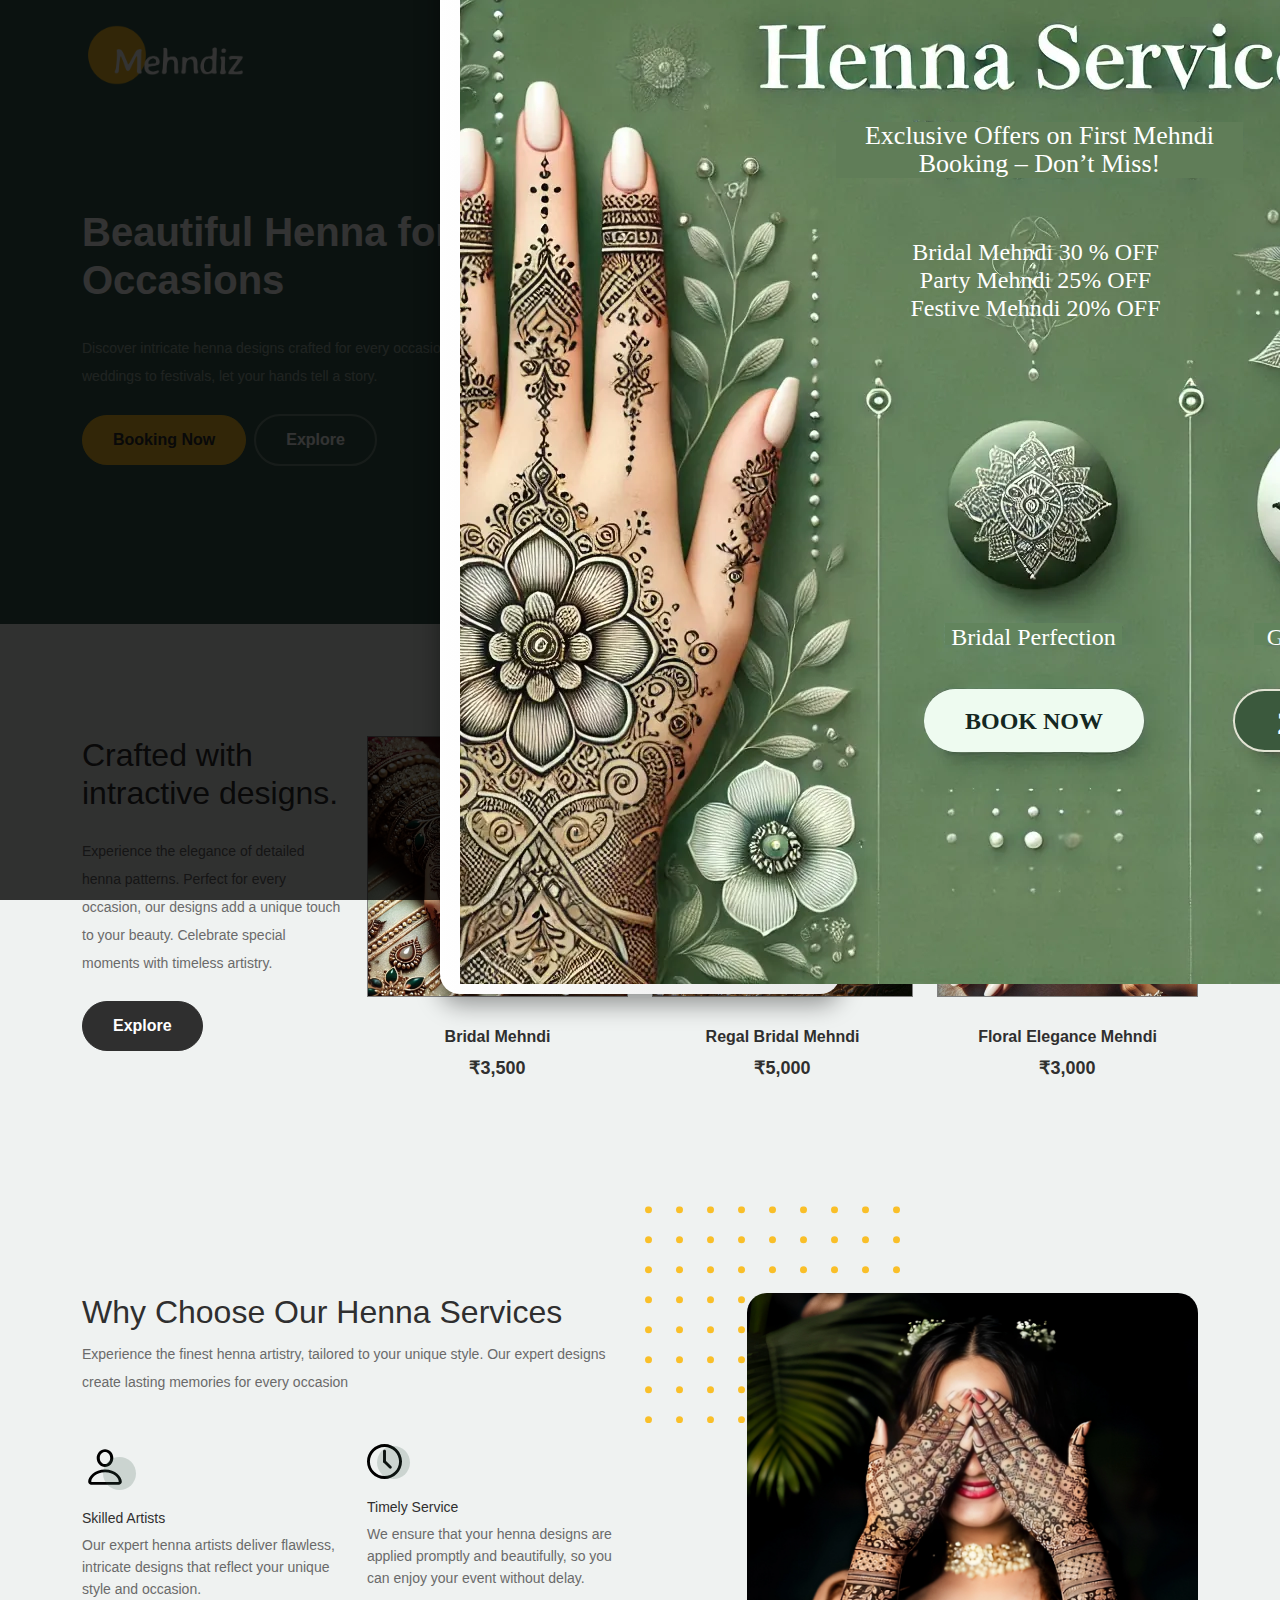
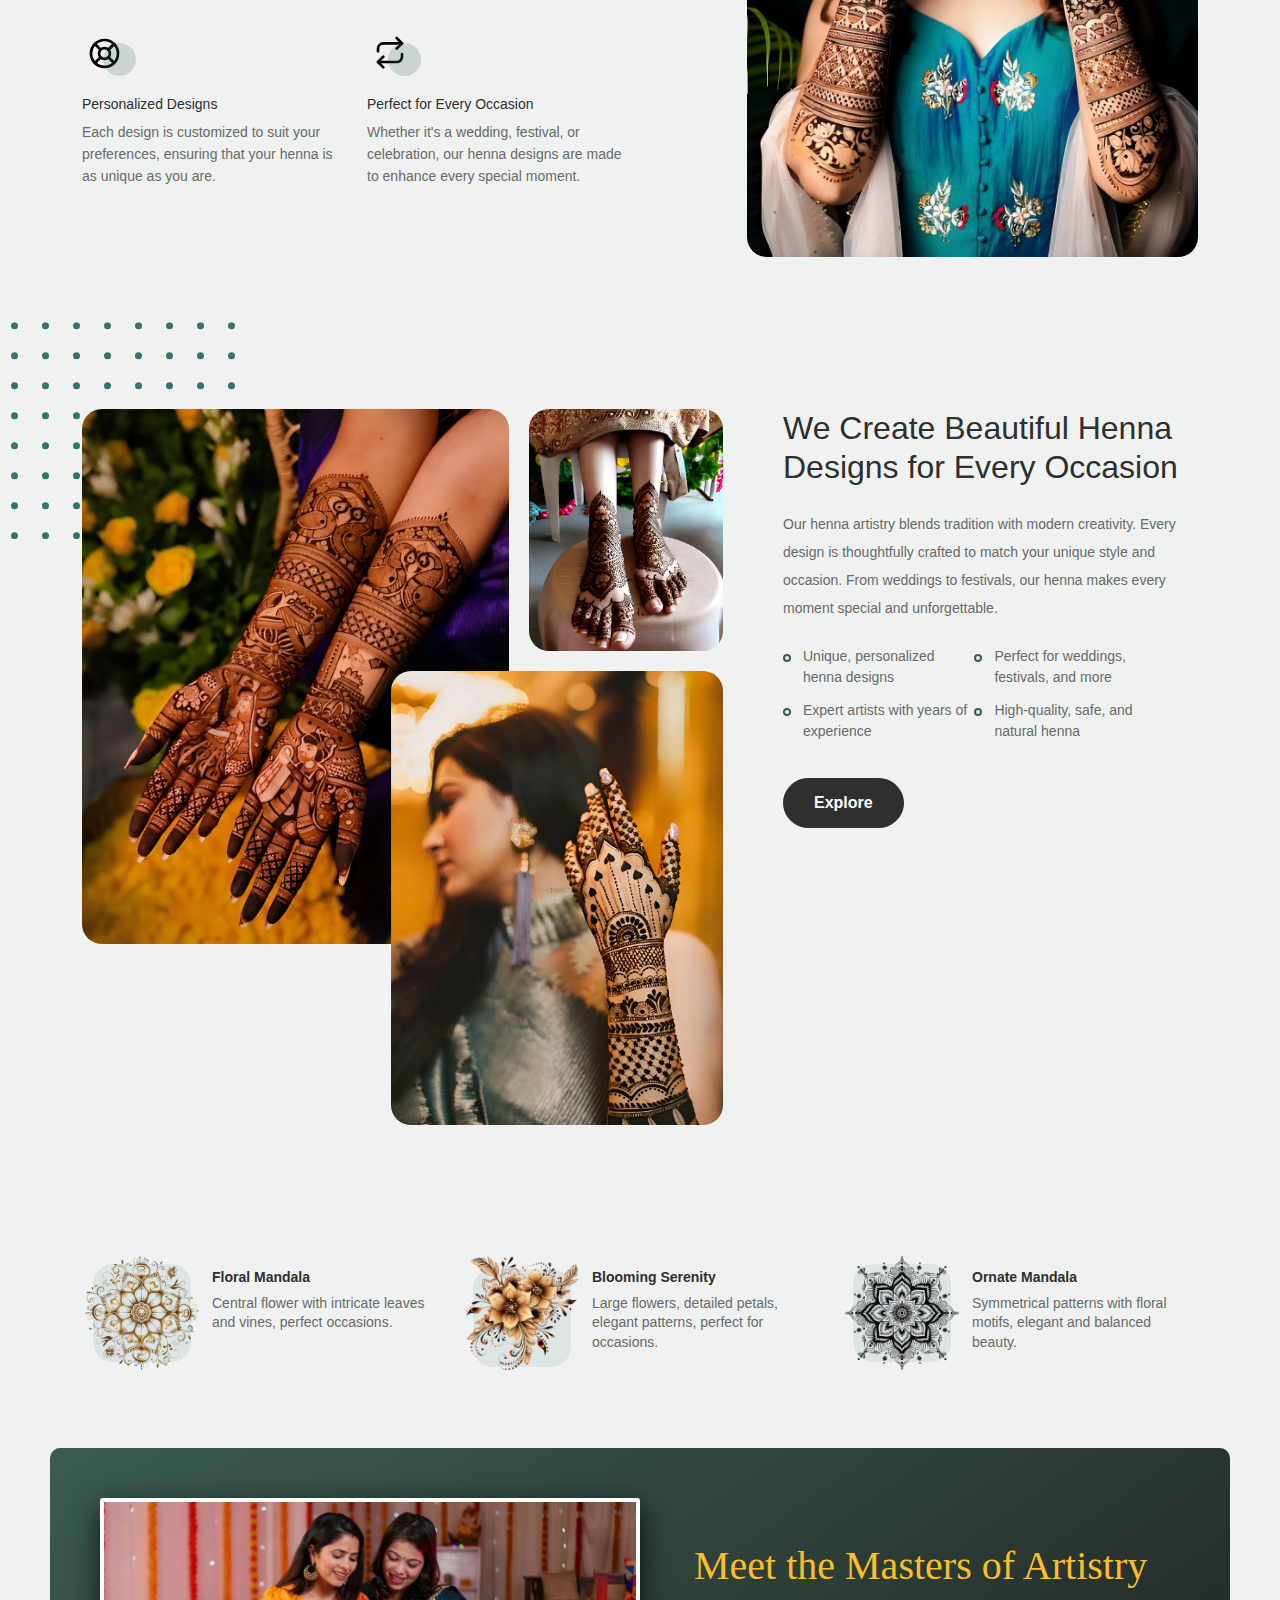
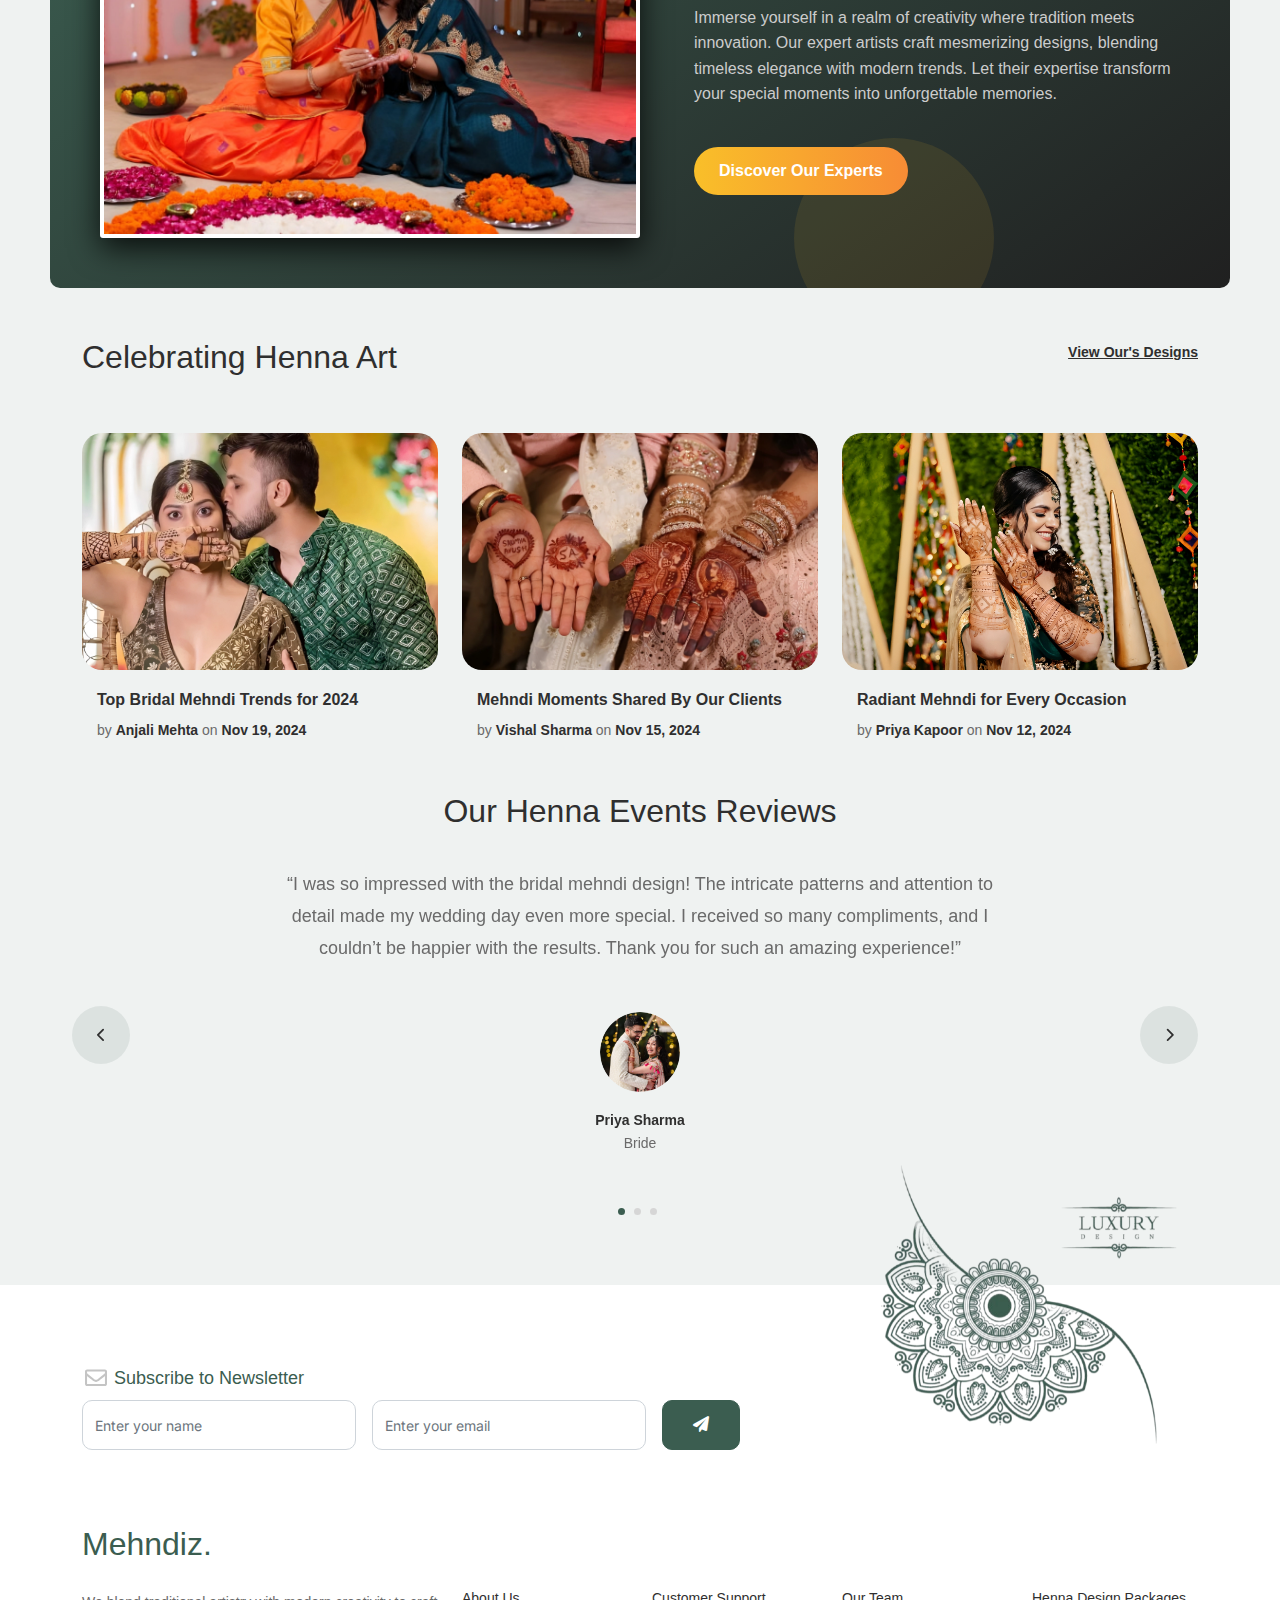
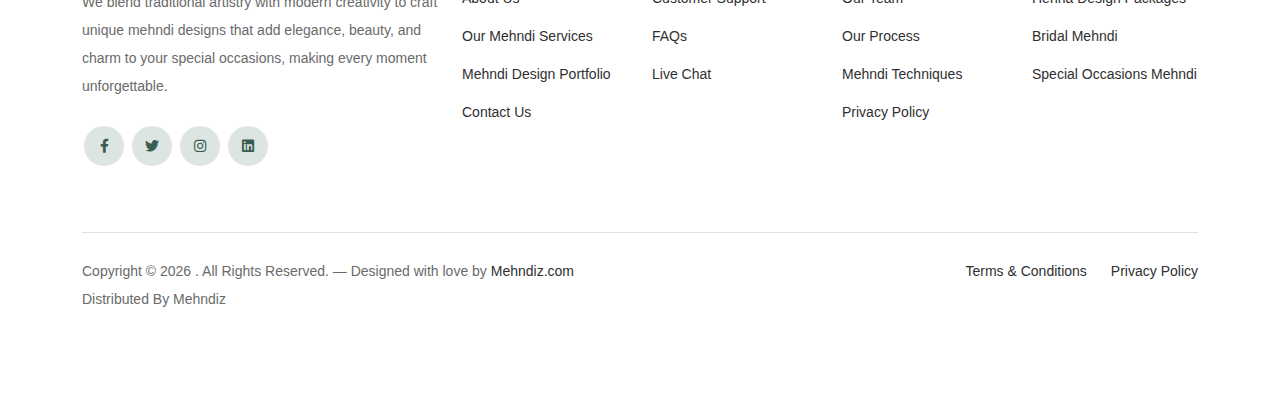
<file: index.html>
<!DOCTYPE html>
<html lang="en">

<head>
	<meta charset="utf-8" />
	<meta name="viewport" content="width=device-width, initial-scale=1, shrink-to-fit=no" />
	<meta name="author" content="Mehndiz.com" />
	<link rel="shortcut icon" href="./images/favicon.png" type="image/x-icon">

	<meta name="description" content="" />
	<meta name="keywords" content="bootstrap, bootstrap4" />

	<!-- Bootstrap CSS -->
	<link href="css/bootstrap.min.css" rel="stylesheet" />
	<link href="https://cdnjs.cloudflare.com/ajax/libs/font-awesome/6.0.0-beta3/css/all.min.css" rel="stylesheet" />
	<link href="css/tiny-slider.css" rel="stylesheet" />
	<link href="css/style.css" rel="stylesheet" />
	<script src="js/popup.js"></script>
	<link href="css/message.css" rel="stylesheet" />
	<link href="css/popup.css" rel="stylesheet" />
	<link rel="stylesheet" href="./css/artist-section.css">
	<title>Mehndiz</title>
</head>

<body>
	<!-- Start Header/Navigation -->
	<nav class="custom-navbar navbar navbar navbar-expand-md navbar-dark bg-dark" arial-label="Furni navigation bar">
		<div class="container">
			<a class="navbar-brand" href="index.html">
				<img class="logo-img" src="images/mehndiz.png" alt="Logo" />
			</a>

			<button class="navbar-toggler" type="button" data-bs-toggle="collapse" data-bs-target="#navbarsFurni"
				aria-controls="navbarsFurni" aria-expanded="false" aria-label="Toggle navigation">
				<span class="navbar-toggler-icon"></span>
			</button>

			<div class="collapse navbar-collapse" id="navbarsFurni">
				<ul class="custom-navbar-nav navbar-nav ms-auto mb-2 mb-md-0">
					<li class="nav-item active">
						<a class="nav-link" href="index.html">Home</a>
					</li>
					<li><a class="nav-link" href="about.html">About us</a></li>
					<li><a class="nav-link" href="services.html">Services</a></li>
					<li><a class="nav-link" href="booking.html">Booking</a></li>
					<!-- <li><a class="nav-link" href="blog.html">Blog</a></li> -->
					<!--   -->
				</ul>

				<ul class="custom-navbar-cta navbar-nav mb-2 mb-md-0 ms-5">
					<li>
						<a href="contact.html" class="btn btn-white-contact active">Contact Us</a>
					</li>
				</ul>
			</div>
		</div>
	</nav>
	<!-- End Header/Navigation -->

	<!-- Start Hero Section -->
	<div class="hero">
		<div class="container">
			<div class="row justify-content-between">
				<div class="col-lg-5">
					<div class="intro-excerpt">
						<h1>Beautiful Henna <span clsas="d-block">for Occasions</span></h1>
						<p class="mb-4">Discover intricate henna designs crafted for every occasion. From weddings to
							festivals, let your hands tell a story.</p>
						<p>
							<a href="bookingForm.html" class="btn btn-secondary me-2">Booking Now</a><a
								href="booking.html" class="btn btn-white-outline">Explore</a>
						</p>
					</div>
				</div>
				<div class="col-lg-7">
					<div class="hero-img-wrap">
						<img style="border: 3px solid white" src="./images/hero3.webp" class="img-fluid img-hero" />
					</div>
				</div>
			</div>
		</div>
	</div>
	<!-- End Hero Section -->

	<!-- Start Product Section -->
	<div class="product-section">
		<div class="container">
			<div class="row">
				<!-- Start Column 1 -->
				<div class="col-md-12 col-lg-3 mb-5 mb-lg-0">
					<h2 class="mb-4 section-title">Crafted with intractive designs.</h2>
					<p class="mb-4">
						Experience the elegance of detailed henna patterns. Perfect for every occasion, our designs add
						a unique touch to your beauty. Celebrate
						special moments with timeless artistry.
					</p>
					<p><a href="booking.html" class="btn">Explore</a></p>
				</div>
				<!-- End Column 1 -->

				<!-- Start Column 2 -->
				<div class="col-12 col-md-4 col-lg-3 mb-5 mb-md-0">
					<a class="product-item" href="booking.html">
						<img style="border: 1px solid gray" src="images/card1.webp"
							class="img-fluid product-thumbnail" />
						<h3 class="product-title">Bridal Mehndi</h3>
						<strong class="product-price">₹3,500</strong>

						<span class="icon-cross">
							<img src="images/cross.svg" class="img-fluid" />
						</span>
					</a>
				</div>
				<!-- End Column 2 -->

				<!-- Start Column 3 -->
				<div class="col-12 col-md-4 col-lg-3 mb-5 mb-md-0">
					<a class="product-item" href="booking.html">
						<img style="border: 1px solid gray" src="images/card2.webp"
							class="img-fluid product-thumbnail" />
						<h3 class="product-title">Regal Bridal Mehndi</h3>
						<strong class="product-price">₹5,000</strong>

						<span class="icon-cross">
							<img src="images/cross.svg" class="img-fluid" />
						</span>
					</a>
				</div>
				<!-- End Column 3 -->

				<!-- Start Column 4 -->
				<div class="col-12 col-md-4 col-lg-3 mb-5 mb-md-0">
					<a class="product-item" href="booking.html">
						<img style="border: 1px solid gray" src="images/card4.webp"
							class="img-fluid product-thumbnail" />
						<h3 class="product-title">Floral Elegance Mehndi</h3>
						<strong class="product-price">₹3,000</strong>

						<span class="icon-cross">
							<img src="images/cross.svg" class="img-fluid" />
						</span>
					</a>
				</div>
				<!-- End Column 4 -->
			</div>
		</div>
	</div>
	<!-- End Product Section -->

	<!-- Start Why Choose Us Section -->
	<div class="why-choose-section">
		<div class="container">
			<div class="row justify-content-between">
				<div class="col-lg-6">
					<h2 class="section-title">Why Choose Our Henna Services</h2>
					<p>
						Experience the finest henna artistry, tailored to your unique style. Our expert designs create
						lasting memories for every occasion
					</p>

					<div class="row my-5">
						<div class="col-6 col-md-6">
							<div class="feature">
								<div class="icon">
									<img src="images/person.svg" alt="Image" class="imf-fluid" />
								</div>
								<h3>Skilled Artists</h3>
								<p>Our expert henna artists deliver flawless, intricate designs that reflect your unique
									style and occasion.</p>
							</div>
						</div>

						<div class="col-6 col-md-6">
							<div class="feature">
								<div class="icon">
									<img src="images/clock.svg" alt="Image" class="imf-fluid" />
								</div>
								<h3>Timely Service</h3>
								<p>We ensure that your henna designs are applied promptly and beautifully, so you can
									enjoy your event without delay.</p>
							</div>
						</div>

						<div class="col-6 col-md-6">
							<div class="feature">
								<div class="icon">
									<img src="images/support.svg" alt="Image" class="imf-fluid" />
								</div>
								<h3>Personalized Designs</h3>
								<p>Each design is customized to suit your preferences, ensuring that your henna is as
									unique as you are.</p>
							</div>
						</div>

						<div class="col-6 col-md-6">
							<div class="feature">
								<div class="icon">
									<img src="images/return.svg" alt="Image" class="imf-fluid" />
								</div>
								<h3>Perfect for Every Occasion</h3>
								<p>Whether it's a wedding, festival, or celebration, our henna designs are made to
									enhance every special moment.</p>
							</div>
						</div>
					</div>
				</div>

				<div class="col-lg-5">
					<div class="img-wrap">
						<img src="images/card6.webp" alt="Image" class="img-fluid" />
					</div>
				</div>
			</div>
		</div>
	</div>
	<!-- End Why Choose Us Section -->


	<!-- Start We Help Section -->
	<div class="we-help-section">
		<div class="container">
			<div class="row justify-content-between">
				<div class="col-lg-7 mb-5 mb-lg-0">
					<div class="imgs-grid">
						<div class="grid grid-1"><img src="images/hand.webp" alt="Mehndiz.com" /></div>
						<div class="grid grid-2"><img src="images/leg.webp" alt="Mehndiz.com" /></div>
						<div class="grid grid-3"><img src="images/moden.webp" alt="Mehndiz.com" /></div>
					</div>
				</div>
				<div class="col-lg-5 ps-lg-5">
					<h2 class="section-title mb-4">We Create Beautiful Henna Designs for Every Occasion</h2>
					<p>
						Our henna artistry blends tradition with modern creativity. Every design is thoughtfully crafted
						to match your unique style and occasion. From
						weddings to festivals, our henna makes every moment special and unforgettable.
					</p>

					<ul class="list-unstyled custom-list my-4">
						<li>Unique, personalized henna designs</li>
						<li>Perfect for weddings, festivals, and more</li>
						<li>Expert artists with years of experience</li>
						<li>High-quality, safe, and natural henna</li>
					</ul>
					<p><a href="booking.html" class="btn">Explore</a></p>
				</div>
			</div>
		</div>
	</div>
	<!-- End We Help Section -->


	<!-- Start Popular Product -->
	<div class="popular-product">
		<div class="container">
			<div class="row">
				<div class="col-12 col-md-6 col-lg-4 mb-4 mb-lg-0">
					<div class="product-item-sm d-flex">
						<div class="thumbnail">
							<img src="images/prod1.webp" alt="Image" class="img-fluid" />
						</div>
						<div class="pt-3">
							<h3>Floral Mandala</h3>
							<p>Central flower with intricate leaves and vines, perfect occasions.</p>
							<!-- <p><a href="#">Read More</a></p> -->
						</div>
					</div>
				</div>

				<div class="col-12 col-md-6 col-lg-4 mb-4 mb-lg-0">
					<div class="product-item-sm d-flex">
						<div class="thumbnail">
							<img src="images/prod2.webp" alt="Image" class="img-fluid" />
						</div>
						<div class="pt-3">
							<h3>Blooming Serenity</h3>
							<p>Large flowers, detailed petals, elegant patterns, perfect for occasions.</p>
							<!-- <p><a href="#">Read More</a></p> -->
						</div>
					</div>
				</div>

				<div class="col-12 col-md-6 col-lg-4 mb-4 mb-lg-0">
					<div class="product-item-sm d-flex">
						<div class="thumbnail">
							<img src="images/prod3.webp" alt="Image" class="img-fluid" />
						</div>
						<div class="pt-3">
							<h3>Ornate Mandala</h3>
							<p>Symmetrical patterns with floral motifs, elegant and balanced beauty.</p>
							<!-- <p><a href="#">Read More</a></p> -->
						</div>
					</div>
				</div>
			</div>
		</div>
	</div>
	<!-- End Popular Product -->


	<!-- Start Artist Section -->
	<section class="compact-section">
		<!-- Left Image -->
		<div class="image-container">
			<img src="./images/artist-experts.jpg" alt="Professional Mehndi Artist">
		</div>

		<!-- Right Content -->
		<div class="content">
			<h2>Meet the Masters of Artistry</h2>
			<p>Immerse yourself in a realm of creativity where tradition meets innovation. Our expert artists craft
				mesmerizing designs, blending timeless elegance with modern trends. Let their expertise transform your
				special moments into unforgettable memories.</p>
			<a href="artist-experts.html" class="button">Discover Our Experts</a>
		</div>

		<!-- Animated Circles (Mobile View) -->
		<div class="background-circle"></div>
	</section>
	<!-- End Artist Section -->


	<!-- Start Blog Section -->
	<div class="blog-section">
		<div class="container">
			<div class="row mb-5">
				<div class="col-md-6">
					<h2 class="section-title">Celebrating Henna Art</h2>
				</div>
				<div class="col-md-6 text-start text-md-end">
					<a href="booking.html" class="more">View Our's Designs</a>
				</div>
			</div>

			<div class="row">
				<div class="col-12 col-sm-6 col-md-4 mb-4 mb-md-0">
					<div class="post-entry">
						<a href="booking.html" class="post-thumbnail"><img src="images/post1.webp" alt="Image"
								class="img-fluid" /></a>
						<div class="post-content-entry">
							<h3><a href="booking.html">Top Bridal Mehndi Trends for 2024</a></h3>
							<div class="meta">
								<span>by <a href="booking.html">Anjali Mehta</a></span> <span>on <a href="#">Nov 19,
										2024</a></span>
							</div>
						</div>
					</div>
				</div>

				<div class="col-12 col-sm-6 col-md-4 mb-4 mb-md-0">
					<div class="post-entry">
						<a href="booking.html" class="post-thumbnail"><img src="images/post3.webp" alt="Image"
								class="img-fluid" /></a>
						<div class="post-content-entry">
							<h3><a href="booking.html">Mehndi Moments Shared By Our Clients</a></h3>
							<div class="meta">
								<span>by <a href="booking.html">Vishal Sharma</a></span> <span>on <a
										href="booking.html">Nov 15, 2024</a></span>
							</div>
						</div>
					</div>
				</div>

				<div class="col-12 col-sm-6 col-md-4 mb-4 mb-md-0">
					<div class="post-entry">
						<a href="booking.html" class="post-thumbnail"><img src="images/post-2.webp" alt="Image"
								class="img-fluid" /></a>
						<div class="post-content-entry">
							<h3><a href="booking.html">Radiant Mehndi for Every Occasion</a></h3>
							<div class="meta">
								<span>by <a href="booking.html">Priya Kapoor</a></span> <span>on <a
										href="booking.html">Nov 12, 2024</a></span>
							</div>
						</div>
					</div>
				</div>
			</div>
		</div>
	</div>
	<!-- End Blog Section -->



	<!-- Start Testimonial Slider -->
	<div class="testimonial-section">
		<div class="container">
			<div class="row">
				<div class="col-lg-7 mx-auto text-center">
					<h2 class="section-title">Our Henna Events Reviews</h2>
				</div>
			</div>

			<div class="row justify-content-center">
				<div class="col-lg-12">
					<div class="testimonial-slider-wrap text-center">
						<div id="testimonial-nav">
							<span class="prev" data-controls="prev"><span class="fa fa-chevron-left"></span></span>
							<span class="next" data-controls="next"><span class="fa fa-chevron-right"></span></span>
						</div>

						<div class="testimonial-slider">
							<div class="item">
								<div class="row justify-content-center">
									<div class="col-lg-8 mx-auto">
										<div class="testimonial-block text-center">
											<blockquote class="mb-5">
												<p>
													&ldquo;I was so impressed with the bridal mehndi design! The
													intricate patterns
													and attention to detail made my wedding day even more special. I
													received so many
													compliments, and I couldn’t be happier with the results. Thank you
													for such an
													amazing experience!&rdquo;
												</p>
											</blockquote>

											<div class="author-info">
												<div class="author-pic">
													<img src="./images/testimonial1.webp" alt="Saanjh Designs"
														class="img-fluid" />
												</div>
												<h3 class="font-weight-bold">Priya Sharma</h3>
												<span class="position d-block mb-3">Bride</span>
											</div>
										</div>
									</div>
								</div>
							</div>
							<!-- END item -->

							<div class="item">
								<div class="row justify-content-center">
									<div class="col-lg-8 mx-auto">
										<div class="testimonial-block text-center">
											<blockquote class="mb-5">
												<p>
													&ldquo;The festive mehndi design added so much charm to our Diwali
													celebrations.
													The designs were bold, beautiful, and perfectly suited for the
													occasion.
													The artist’s skill and professionalism were truly
													exceptional!&rdquo;
												</p>

											</blockquote>

											<div class="author-info">
												<div class="author-pic">
													<img src="./images/testimonial2.webp" alt="Rivaaj Mehndi"
														class="img-fluid" />
												</div>
												<h3 class="font-weight-bold">Aarti Patel</h3>
												<span class="position d-block mb-3">Festive Client</span>
											</div>
										</div>
									</div>
								</div>
							</div>
							<!-- END item -->

							<div class="item">
								<div class="row justify-content-center">
									<div class="col-lg-8 mx-auto">
										<div class="testimonial-block text-center">
											<blockquote class="mb-5">
												<p>
													&ldquo;I requested a custom mehndi design, and it exceeded my
													expectations.
													The mix of traditional and modern patterns was exactly what I
													wanted.
													Everyone loved it, and I couldn’t stop admiring the artistry
													myself!&rdquo;
												</p>
											</blockquote>

											<div class="author-info">
												<div class="author-pic">
													<img src="./images/testimonial3jpg.webp" alt="Heer Mehndi"
														class="img-fluid" />
												</div>
												<h3 class="font-weight-bold">Neha Verma</h3>
												<span class="position d-block mb-3">Happy Client</span>
											</div>
										</div>
									</div>
								</div>
							</div>
							<!-- END item -->
						</div>
					</div>
				</div>
			</div>
		</div>
	</div>
	<!-- End Testimonial Slider -->


	<!-- message section  -->
	<div class="floating-msg" id="floatingMsg">
		<div class="msg-logo" id="msgLogo"><img src="images/message.svg" /></div>
		<div class="msg-icons msg-img" id="msg-icons">
			<a href="https://web.whatsapp.com/" target="_blank"><img src="images/Whatsapp.webp" alt="WhatsApp" /></a>
			<a href="tel:+91 7354682418"><img src="images/Phone.webp" alt="Phone" /></a>
			<a href="https://web.telegram.org/a/" target="_blank"><img src="images/Telegram.webp" alt="Telegram" /></a>
		</div>
	</div>
	<!-- message section  -->

	<!-- popup section start -->
	<div class="d1">
		<div class="backdrop" id="backdrop"></div>
		<div class="popup" id="popup">
			<div class="popup-header">
				<button class="close-btn" id="closeBtn">&times;</button>
			</div>
			<div style="width: 1024px; height: 1024px; position: relative">
				<img style="width: 1024px; height: 1024px; left: 0px; top: 0px; position: absolute"
					src="images/Booking2.webp" />
				<a href="bookingForm.html" class="booking-button">
					<div style="
							width: 220px;
							height: 63px;
							display: flex;
							align-items: center;
							justify-content: center;
							text-align: center;
							color: #142721;
							font-size: 24px;
							font-family: Inknut Antiqua;
							font-weight: 600;
						">
						BOOK NOW
					</div>
				</a>
				<a href="booking.html" class="discount-button">
					<div style="
							width: 220px;
							height: 63px;
							display: flex;
							align-items: center;
							justify-content: center;
							text-align: center;
							color: white;
							font-size: 32px;
							font-family: IBM Plex Serif;
							font-weight: 600;
						">
						20% OFF

					</div>
				</a>
				<div
					style="width: 177px; height: 22px; left: 485px; top: 663px; position: absolute; background: #62845d">
				</div>
				<div style="
							width: 177px;
							height: 22px;
							left: 485px;
							top: 663px;
							position: absolute;
							text-align: center;
							color: white;
							font-size: 24px;
							font-family: IM FELL English;
							font-weight: 400;
						">
					Bridal Perfection
				</div>
				<div
					style="width: 177px; height: 22px; left: 794px; top: 663px; position: absolute; background: #62845d">
				</div>
				<div style="
							width: 177px;
							height: 22px;
							left: 794px;
							top: 663px;
							position: absolute;
							text-align: center;
							color: white;
							font-size: 24px;
							font-family: IM FELL English;
							font-weight: 400;
						">
					Graceful Hands
				</div>
				<div
					style="width: 71.37px; height: 18.66px; left: 792.82px; top: 18.98px; position: absolute; background-color: #587850">
				</div>
				<div
					style="width: 41.48px; height: 8.62px; left: 814.39px; top: 21.71px; position: absolute; background-color: #587850">
				</div>
				<div
					style="width: 72.72px; height: 30.08px; left: 908.28px; top: 15.95px; position: absolute; background-color: #587850">
				</div>
				<div
					style="width: 50.81px; height: 4.1px; left: 696.5px; top: 17.4px; position: absolute; border: 20px #5a7953 solid">
				</div>
				<div style="
							width: 297px;
							height: 105px;
							left: 427px;
							top: 278px;
							position: absolute;
							text-align: center;
							color: white;
							font-size: 24px;
							font-family: IM FELL English;
							font-weight: 400;
						">
					Bridal Mehndi 30 % OFF<br />Party Mehndi 25% OFF<br />Festive Mehndi 20% OFF
				</div>
				<div
					style="width: 407px; height: 56px; left: 376px; top: 162px; position: absolute; background: #607d58">
				</div>
				<div style="
							width: 407px;
							height: 56px;
							left: 376px;
							top: 162px;
							position: absolute;
							text-align: center;
							color: white;
							font-size: 26px;
							font-family: IM FELL English;
							font-weight: 400;
						">
					Exclusive Offers on First Mehndi Booking – Don’t Miss!
				</div>
			</div>
		</div>
	</div>
	<!-- popup section end -->

	<!-- Start Footer Section -->
	<footer class="footer-section">
		<div class="container relative">
			<div class="sofa-img">
				<img src="images/design.webp" alt="Image" class="img-fluid" />
			</div>

			<div class="row">
				<div class="col-lg-8">
					<div class="subscription-form">
						<h3 class="d-flex align-items-center">
							<span class="me-1"><img src="images/envelope-outline.svg" alt="Image"
									class="img-fluid" /></span><span>Subscribe to Newsletter</span>
						</h3>

						<form action="#" class="row g-3">
							<div class="col-auto">
								<input type="text" class="form-control" placeholder="Enter your name" />
							</div>
							<div class="col-auto">
								<input type="email" class="form-control" placeholder="Enter your email" />
							</div>
							<div class="col-auto">
								<button class="btn btn-primary">
									<span class="fa fa-paper-plane"></span>
								</button>
							</div>
						</form>
					</div>
				</div>
			</div>

			<div class="row g-4 mb-5">
				<div class="col-lg-4">
					<div class="mb-4 footer-logo-wrap">
						<a href="#" class="footer-logo">Mehndiz<span>.</span></a>
					</div>
					<p class="mb-4">
						We blend traditional artistry with modern creativity to craft unique mehndi designs that add
						elegance, beauty, and charm to your special
						occasions, making every moment unforgettable.
					</p>

					<ul class="list-unstyled custom-social">
						<li>
							<a href="#"><span class="fa fa-brands fa-facebook-f"></span></a>
						</li>
						<li>
							<a href="#"><span class="fa fa-brands fa-twitter"></span></a>
						</li>
						<li>
							<a href="#"><span class="fa fa-brands fa-instagram"></span></a>
						</li>
						<li>
							<a href="#"><span class="fa fa-brands fa-linkedin"></span></a>
						</li>
					</ul>
				</div>

				<div class="col-lg-8">
					<div class="row links-wrap">
						<div class="col-6 col-sm-6 col-md-3">
							<ul class="list-unstyled">
								<li><a href="about.html">About Us</a></li>
								<li><a href="services.html">Our Mehndi Services</a></li>
								<li><a href="booking.html">Mehndi Design Portfolio</a></li>
								<li><a href="contact.html">Contact Us</a></li>
							</ul>
						</div>

						<div class="col-6 col-sm-6 col-md-3">
							<ul class="list-unstyled">
								<li><a href="contact.html">Customer Support</a></li>
								<li><a href="">FAQs</a></li>
								<li><a href="">Live Chat</a></li>
							</ul>
						</div>

						<div class="col-6 col-sm-6 col-md-3">
							<ul class="list-unstyled">
								<li><a href="#">Our Team</a></li>
								<li><a href="#">Our Process</a></li>
								<li><a href="#">Mehndi Techniques</a></li>
								<li><a href="#">Privacy Policy</a></li>
							</ul>
						</div>

						<div class="col-6 col-sm-6 col-md-3">
							<ul class="list-unstyled">
								<li><a href="booking.html">Henna Design Packages</a></li>
								<li><a href="booking.html">Bridal Mehndi</a></li>
								<li><a href="booking.html">Special Occasions Mehndi</a></li>
							</ul>
						</div>
					</div>
				</div>
			</div>

			<div class="border-top copyright">
				<div class="row pt-4">
					<div class="col-lg-6">
						<p class="mb-2 text-center text-lg-start">
							Copyright &copy;
							<script>
								document.write(new Date().getFullYear());
							</script>
							. All Rights Reserved. &mdash; Designed with love by <a href="">Mehndiz.com</a> Distributed
							By <a hreff="">Mehndiz</a>
							<!-- License information: https://Mehndiz.com/license/ -->
						</p>
					</div>

					<div class="col-lg-6 text-center text-lg-end">
						<ul class="list-unstyled d-inline-flex ms-auto">
							<li class="me-4"><a href="#">Terms &amp; Conditions</a></li>
							<li><a href="#">Privacy Policy</a></li>
						</ul>
					</div>
				</div>
			</div>
		</div>
	</footer>
	<!-- End Footer Section -->

	<script src="js/bootstrap.bundle.min.js"></script>
	<script src="js/tiny-slider.js"></script>
	<script src="js/custom.js"></script>
	<script src="js/message.js"></script>
</body>

</html>
</file>
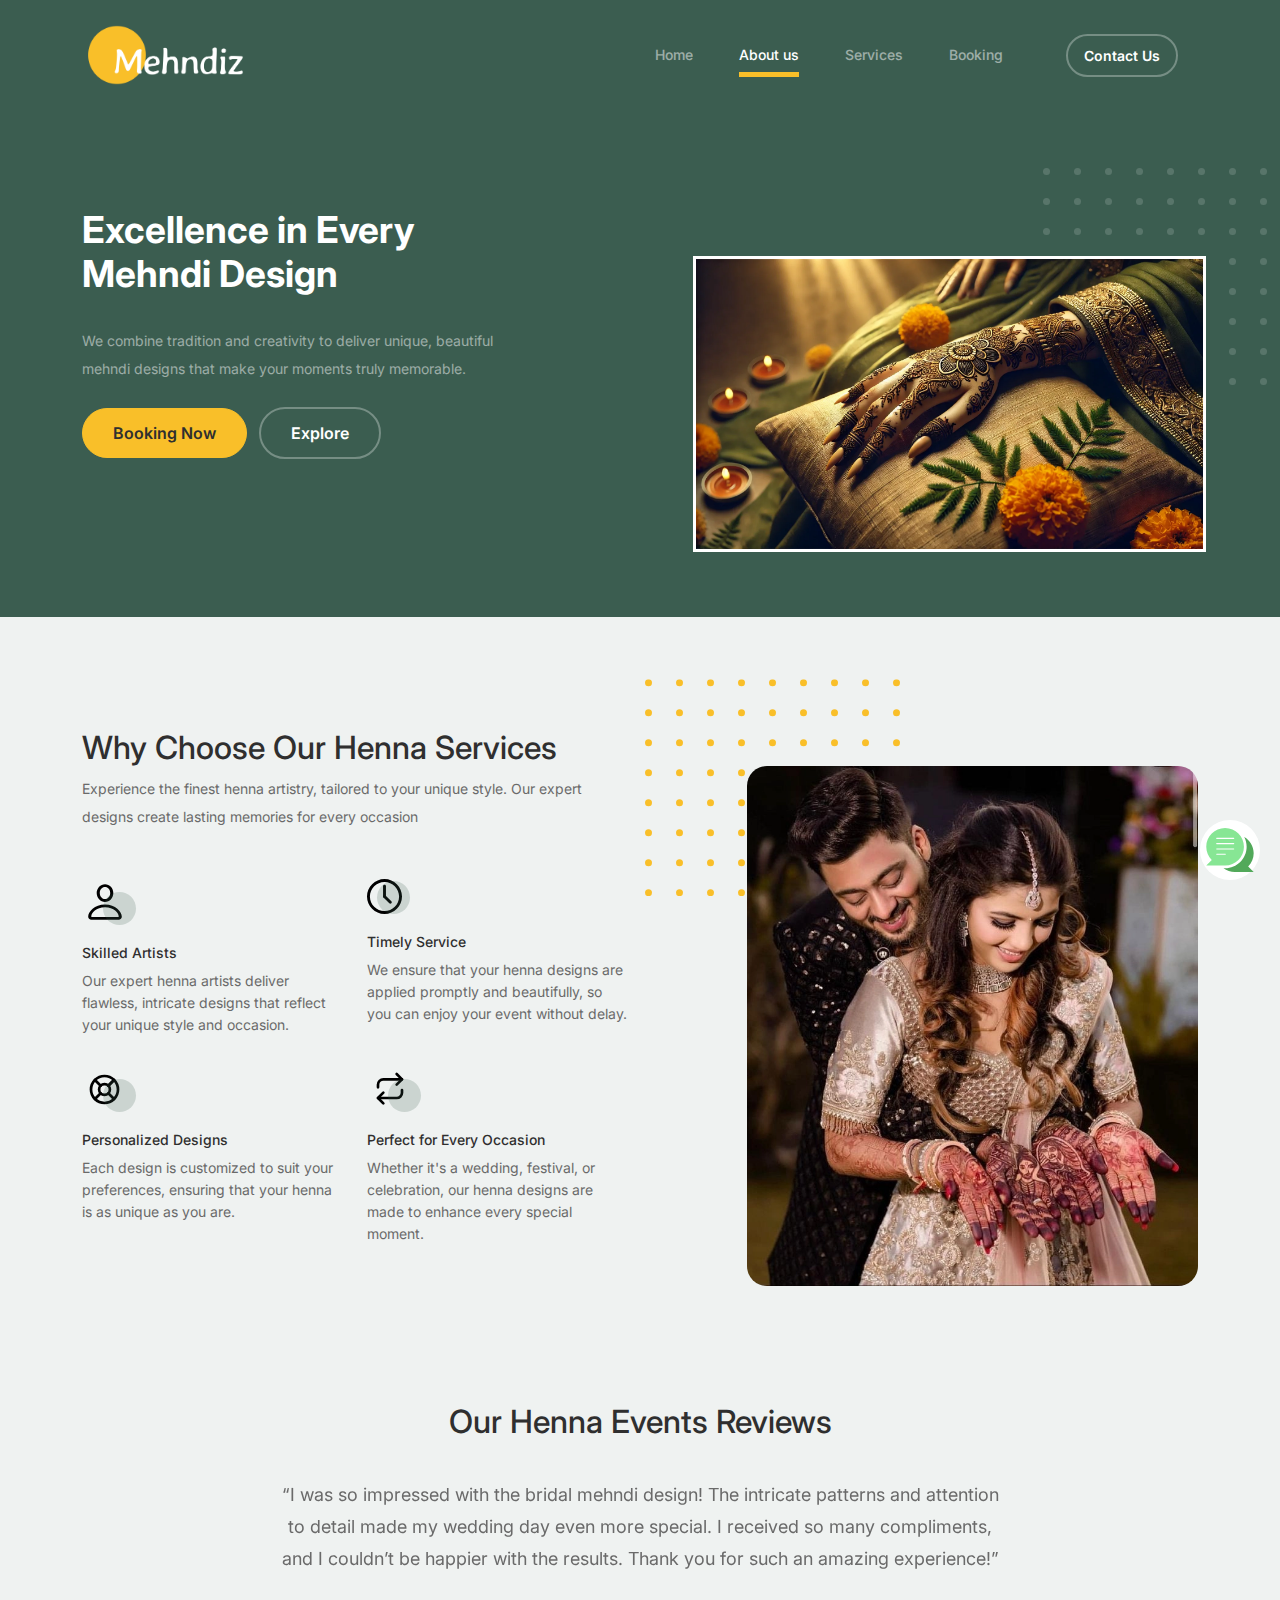
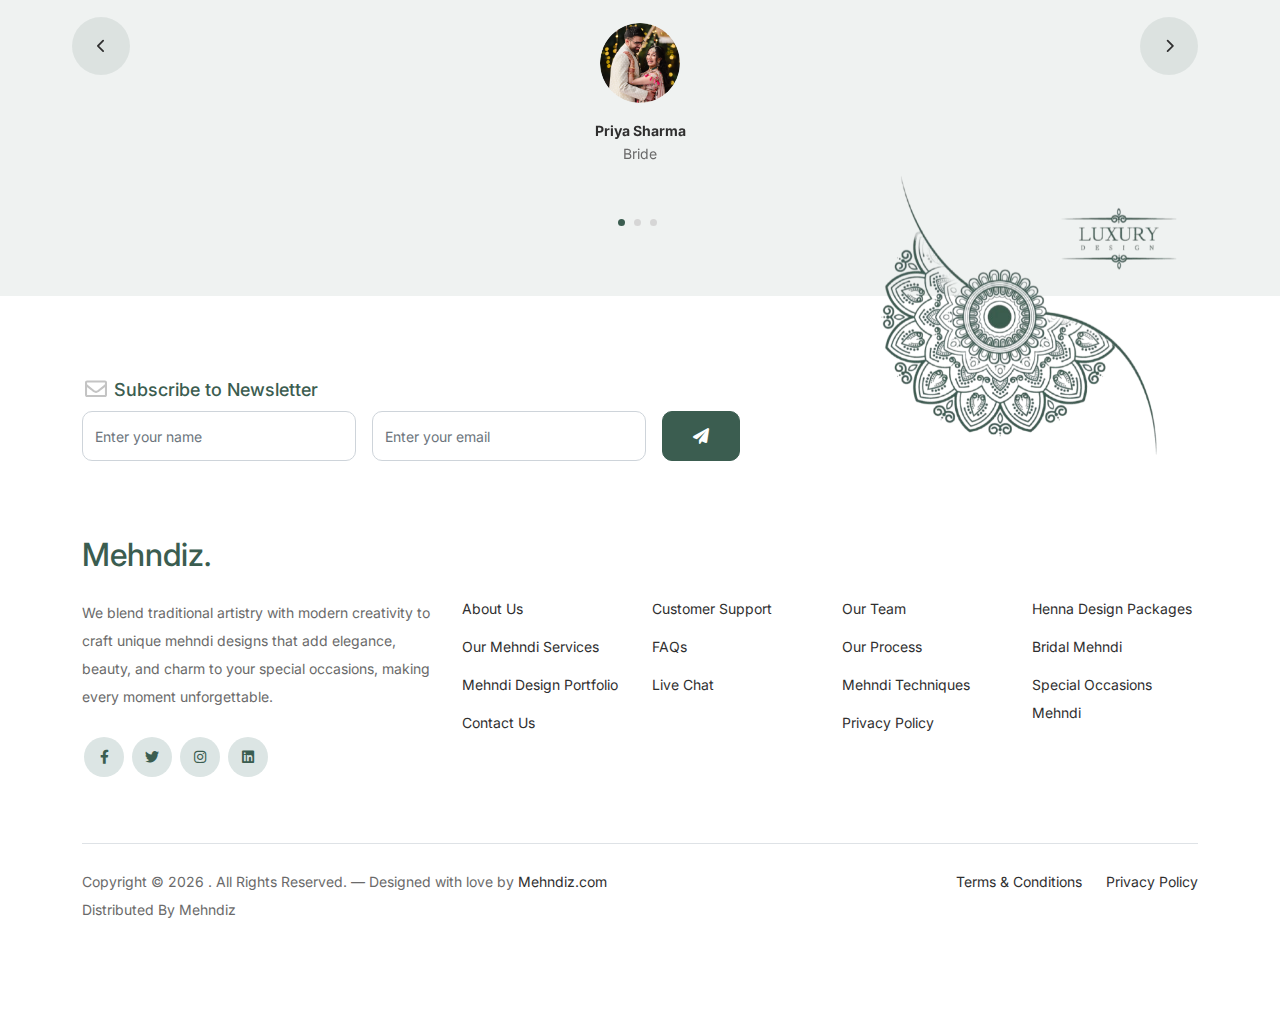
<file: about.html>
<!-- /*
* Bootstrap 5
* Template Name: Mehndiz
* Template Author: Mehndiz.com
* Template URI: https://Mehndiz.com/
* License: https://creativecommons.org/licenses/by/3.0/
*/ -->
<!DOCTYPE html>
<html lang="en">

<head>
	<meta charset="utf-8" />
	<meta name="viewport" content="width=device-width, initial-scale=1, shrink-to-fit=no" />
	<meta name="author" content="Mehndiz.com" />
	<link rel="shortcut icon" href="./images/favicon.png" type="image/x-icon">

	<meta name="description" content="" />
	<meta name="keywords" content="bootstrap, bootstrap4" />

	<!-- Bootstrap CSS -->
	<link href="css/bootstrap.min.css" rel="stylesheet" />
	<link href="https://cdnjs.cloudflare.com/ajax/libs/font-awesome/6.0.0-beta3/css/all.min.css" rel="stylesheet" />
	<link href="css/tiny-slider.css" rel="stylesheet" />
	<link href="css/style.css" rel="stylesheet" />
	<link href="css/message.css" rel="stylesheet" />
	<title>Mehndiz</title>
</head>

<body>
	<!-- Start Header/Navigation -->
	<nav class="custom-navbar navbar navbar navbar-expand-md navbar-dark bg-dark" arial-label="Furni navigation bar">
		<div class="container">
			<a class="navbar-brand" href="index.html">
				<img style="max-height: 60px; width: auto;" src="images/mehndiz.png" alt="Logo" />
			</a>

			<button class="navbar-toggler" type="button" data-bs-toggle="collapse" data-bs-target="#navbarsFurni"
				aria-controls="navbarsFurni" aria-expanded="false" aria-label="Toggle navigation">
				<span class="navbar-toggler-icon"></span>
			</button>

			<div class="collapse navbar-collapse" id="navbarsFurni">
				<ul class="custom-navbar-nav navbar-nav ms-auto mb-2 mb-md-0">
					<li class="nav-item">
						<a class="nav-link" href="index.html">Home</a>
					</li>
					<li class="active"><a class="nav-link" href="about.html">About us</a></li>
					<li><a class="nav-link" href="services.html">Services</a></li>
					<li><a class="nav-link" href="booking.html">Booking</a></li>
					<!-- <li><a class="nav-link" href="blog.html">Blog</a></li> -->

				</ul>

				<ul class="custom-navbar-cta navbar-nav mb-2 mb-md-0 ms-5">
					<li>
						<a href="contact.html" class="btn btn-white-contact active">Contact Us</a>
					</li>
				</ul>
			</div>
		</div>
	</nav>
	<!-- End Header/Navigation -->

	<!-- Start Hero Section -->
	<div class="hero">
		<div class="container">
			<div class="row justify-content-between">
				<div class="col-lg-5">
					<div class="intro-excerpt">
						<h1 class="hero-heading" style="font-size: 37px;">Excellence in Every Mehndi Design</h1>
						<p class="mb-4">We combine tradition and creativity to deliver unique, beautiful mehndi designs
							that make your moments truly memorable.</p>
						<p>
							<a href="bookingForm.html" class="btn btn-secondary me-2">Booking Now</a>
							<a href="booking.html" class="btn btn-white-outline">Explore</a>
						</p>
					</div>
				</div>
				<div class="col-lg-7">
					<div class="hero-img-wrap">
						<img style="border: 3px solid white"
							src="./images/card5.webp" class="img-fluid img-hero" />
					</div>
				</div>
			</div>
		</div>
	</div>
	<!-- End Hero Section -->

	<!-- Start Why Choose Us Section -->
	<div class="why-choose-section why-choose-section-about">
		<div class="container">
			<div class="row justify-content-between align-items-center">
				<div class="col-lg-6">
					<h2 class="section-title">Why Choose Our Henna Services</h2>
					<p>
						Experience the finest henna artistry, tailored to your unique style. Our expert designs create
						lasting memories for every occasion
					</p>

					<div class="row my-5">
						<div class="col-6 col-md-6">
							<div class="feature">
								<div class="icon">
									<img src="images/person.svg" alt="Image" class="imf-fluid" />
								</div>
								<h3>Skilled Artists</h3>
								<p>Our expert henna artists deliver flawless, intricate designs that reflect your unique
									style and occasion.</p>
							</div>
						</div>

						<div class="col-6 col-md-6">
							<div class="feature">
								<div class="icon">
									<img src="images/clock.svg" alt="Image" class="imf-fluid" />
								</div>
								<h3>Timely Service</h3>
								<p>We ensure that your henna designs are applied promptly and beautifully, so you can
									enjoy your event without delay.</p>
							</div>
						</div>

						<div class="col-6 col-md-6">
							<div class="feature">
								<div class="icon">
									<img src="images/support.svg" alt="Image" class="imf-fluid" />
								</div>
								<h3>Personalized Designs</h3>
								<p>Each design is customized to suit your preferences, ensuring that your henna is as
									unique as you are.</p>
							</div>
						</div>

						<div class="col-6 col-md-6">
							<div class="feature">
								<div class="icon">
									<img src="images/return.svg" alt="Image" class="imf-fluid" />
								</div>
								<h3>Perfect for Every Occasion</h3>
								<p>Whether it's a wedding, festival, or celebration, our henna designs are made to
									enhance every special moment.</p>
							</div>
						</div>
					</div>
				</div>

				<div class="col-lg-5">
					<div class="img-wrap">
						<img src="images/post2.webp" alt="Image" class="img-fluid" />
					</div>
				</div>
			</div>
		</div>
	</div>
	<!-- End Why Choose Us Section -->

	<!-- Start Testimonial Slider -->
	<div class="testimonial-section">
		<div class="container">
			<div class="row">
				<div class="col-lg-7 mx-auto text-center">
					<h2 class="section-title">Our Henna Events Reviews</h2>
				</div>
			</div>

			<div class="row justify-content-center">
				<div class="col-lg-12">
					<div class="testimonial-slider-wrap text-center">
						<div id="testimonial-nav">
							<span class="prev" data-controls="prev"><span class="fa fa-chevron-left"></span></span>
							<span class="next" data-controls="next"><span class="fa fa-chevron-right"></span></span>
						</div>

						<div class="testimonial-slider">
							<div class="item">
								<div class="row justify-content-center">
									<div class="col-lg-8 mx-auto">
										<div class="testimonial-block text-center">
											<blockquote class="mb-5">
												<p>
													&ldquo;I was so impressed with the bridal mehndi design! The intricate patterns 
													and attention to detail made my wedding day even more special. I received so many 
													compliments, and I couldn’t be happier with the results. Thank you for such an 
													amazing experience!&rdquo;
												</p>
											</blockquote>

											<div class="author-info">
												<div class="author-pic">
													<img src="./images/testimonial1.webp" alt="Saanjh Designs"
														class="img-fluid" />
												</div>
												<h3 class="font-weight-bold">Priya Sharma</h3>
                                    <span class="position d-block mb-3">Bride</span>
											</div>
										</div>
									</div>
								</div>
							</div>
							<!-- END item -->

							<div class="item">
								<div class="row justify-content-center">
									<div class="col-lg-8 mx-auto">
										<div class="testimonial-block text-center">
											<blockquote class="mb-5">
												<p>
													&ldquo;The festive mehndi design added so much charm to our Diwali celebrations. 
													The designs were bold, beautiful, and perfectly suited for the occasion. 
													The artist’s skill and professionalism were truly exceptional!&rdquo;
												</p>
	
											</blockquote>

											<div class="author-info">
												<div class="author-pic">
													<img src="./images/testimonial2.webp" alt="Rivaaj Mehndi"
														class="img-fluid" />
												</div>
												<h3 class="font-weight-bold">Aarti Patel</h3>
												<span class="position d-block mb-3">Festive Client</span>
											</div>
										</div>
									</div>
								</div>
							</div>
							<!-- END item -->

							<div class="item">
								<div class="row justify-content-center">
									<div class="col-lg-8 mx-auto">
										<div class="testimonial-block text-center">
											<blockquote class="mb-5">
												<p>
													&ldquo;I requested a custom mehndi design, and it exceeded my expectations. 
													The mix of traditional and modern patterns was exactly what I wanted. 
													Everyone loved it, and I couldn’t stop admiring the artistry myself!&rdquo;
												</p>
											</blockquote>

											<div class="author-info">
												<div class="author-pic">
													<img src="./images/testimonial3jpg.webp" alt="Heer Mehndi"
														class="img-fluid" />
												</div>
												<h3 class="font-weight-bold">Neha Verma</h3>
												<span class="position d-block mb-3">Happy Client</span>
											</div>
										</div>
									</div>
								</div>
							</div>
							<!-- END item -->
						</div>
					</div>
				</div>
			</div>
		</div>
	</div>
	<!-- End Testimonial Slider -->

	<!-- message section  -->
	<div class="floating-msg" id="floatingMsg">
		<div class="msg-logo" id="msgLogo"><img src="images/message.svg" /></div>
		<div class="msg-icons msg-img" id="msg-icons">
			<a href="https://web.whatsapp.com/" target="_blank"><img src="images/Whatsapp.webp" alt="WhatsApp" /></a>
			<a href="tel:+91 7354682418"><img src="images/Phone.webp" alt="Phone" /></a>
			<a href="https://web.telegram.org/a/" target="_blank"><img src="images/Telegram.webp"
					alt="Telegram" /></a>
		</div>
	</div>
	<!-- message section  -->

	<!-- Start Footer Section -->
	<footer class="footer-section">
		<div class="container relative">
			<div class="sofa-img">
				<img src="images/design.webp" alt="Image" class="img-fluid" />
			</div>

			<div class="row">
				<div class="col-lg-8">
					<div class="subscription-form">
						<h3 class="d-flex align-items-center">
							<span class="me-1"><img src="images/envelope-outline.svg" alt="Image"
									class="img-fluid" /></span><span>Subscribe to Newsletter</span>
						</h3>

						<form action="#" class="row g-3">
							<div class="col-auto">
								<input type="text" class="form-control" placeholder="Enter your name" />
							</div>
							<div class="col-auto">
								<input type="email" class="form-control" placeholder="Enter your email" />
							</div>
							<div class="col-auto">
								<button class="btn btn-primary">
									<span class="fa fa-paper-plane"></span>
								</button>
							</div>
						</form>
					</div>
				</div>
			</div>

			<div class="row g-4 mb-5">
				<div class="col-lg-4">
					<div class="mb-4 footer-logo-wrap">
						<a href="#" class="footer-logo">Mehndiz<span>.</span></a>
					</div>
					<p class="mb-4">
						We blend traditional artistry with modern creativity to craft unique mehndi designs that add
						elegance, beauty, and charm to your special
						occasions, making every moment unforgettable.
					</p>

					<ul class="list-unstyled custom-social">
						<li>
							<a href="#"><span class="fa fa-brands fa-facebook-f"></span></a>
						</li>
						<li>
							<a href="#"><span class="fa fa-brands fa-twitter"></span></a>
						</li>
						<li>
							<a href="#"><span class="fa fa-brands fa-instagram"></span></a>
						</li>
						<li>
							<a href="#"><span class="fa fa-brands fa-linkedin"></span></a>
						</li>
					</ul>
				</div>

				<div class="col-lg-8">
					<div class="row links-wrap">
						<div class="col-6 col-sm-6 col-md-3">
							<ul class="list-unstyled">
								<li><a href="about.html">About Us</a></li>
								<li><a href="services.html">Our Mehndi Services</a></li>
								<li><a href="booking.html">Mehndi Design Portfolio</a></li>
								<li><a href="contact.html">Contact Us</a></li>
							</ul>
						</div>

						<div class="col-6 col-sm-6 col-md-3">
							<ul class="list-unstyled">
								<li><a href="contact.html">Customer Support</a></li>
								<li><a href="#">FAQs</a></li>
								<li><a href="#">Live Chat</a></li>
							</ul>
						</div>

						<div class="col-6 col-sm-6 col-md-3">
							<ul class="list-unstyled">
								<li><a href="#">Our Team</a></li>
								<li><a href="#">Our Process</a></li>
								<li><a href="#">Mehndi Techniques</a></li>
								<li><a href="#">Privacy Policy</a></li>
							</ul>
						</div>

						<div class="col-6 col-sm-6 col-md-3">
							<ul class="list-unstyled">
								<li><a href="booking.html">Henna Design Packages</a></li>
								<li><a href="booking.html">Bridal Mehndi</a></li>
								<li><a href="booking.html">Special Occasions Mehndi</a></li>
							</ul>
						</div>
					</div>
				</div>
			</div>

			<div class="border-top copyright">
				<div class="row pt-4">
					<div class="col-lg-6">
						<p class="mb-2 text-center text-lg-start">
							Copyright &copy;
							<script>
								document.write(new Date().getFullYear());
							</script>
							. All Rights Reserved. &mdash; Designed with love by <a href="">Mehndiz.com</a> Distributed
							By <a hreff="">Mehndiz</a>
							<!-- License information: https://Mehndiz.com/license/ -->
						</p>
					</div>

					<div class="col-lg-6 text-center text-lg-end">
						<ul class="list-unstyled d-inline-flex ms-auto">
							<li class="me-4"><a href="#">Terms &amp; Conditions</a></li>
							<li><a href="#">Privacy Policy</a></li>
						</ul>
					</div>
				</div>
			</div>
		</div>
	</footer>
	<!-- End Footer Section -->

	<script src="js/bootstrap.bundle.min.js"></script>
	<script src="js/tiny-slider.js"></script>
	<script src="js/custom.js"></script>
	<script src="js/message.js"></script>
</body>

</html>
</file>
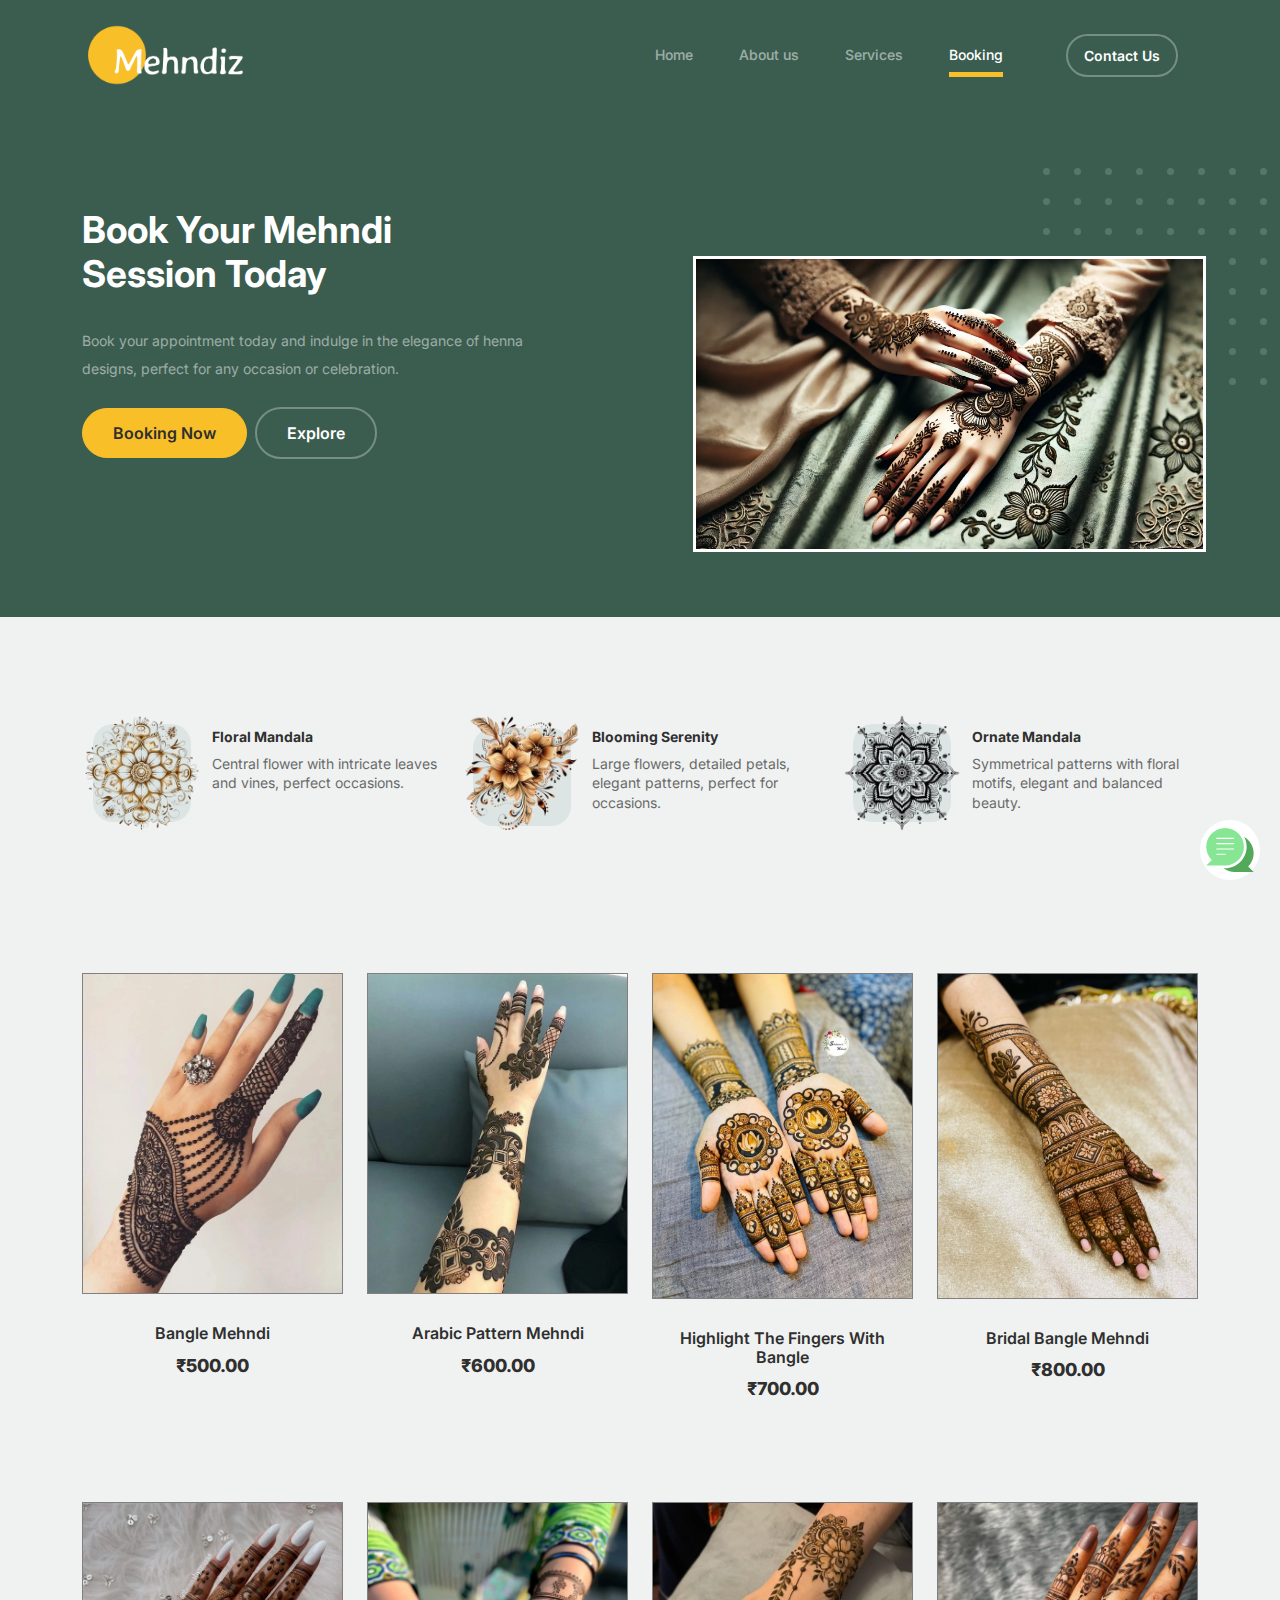
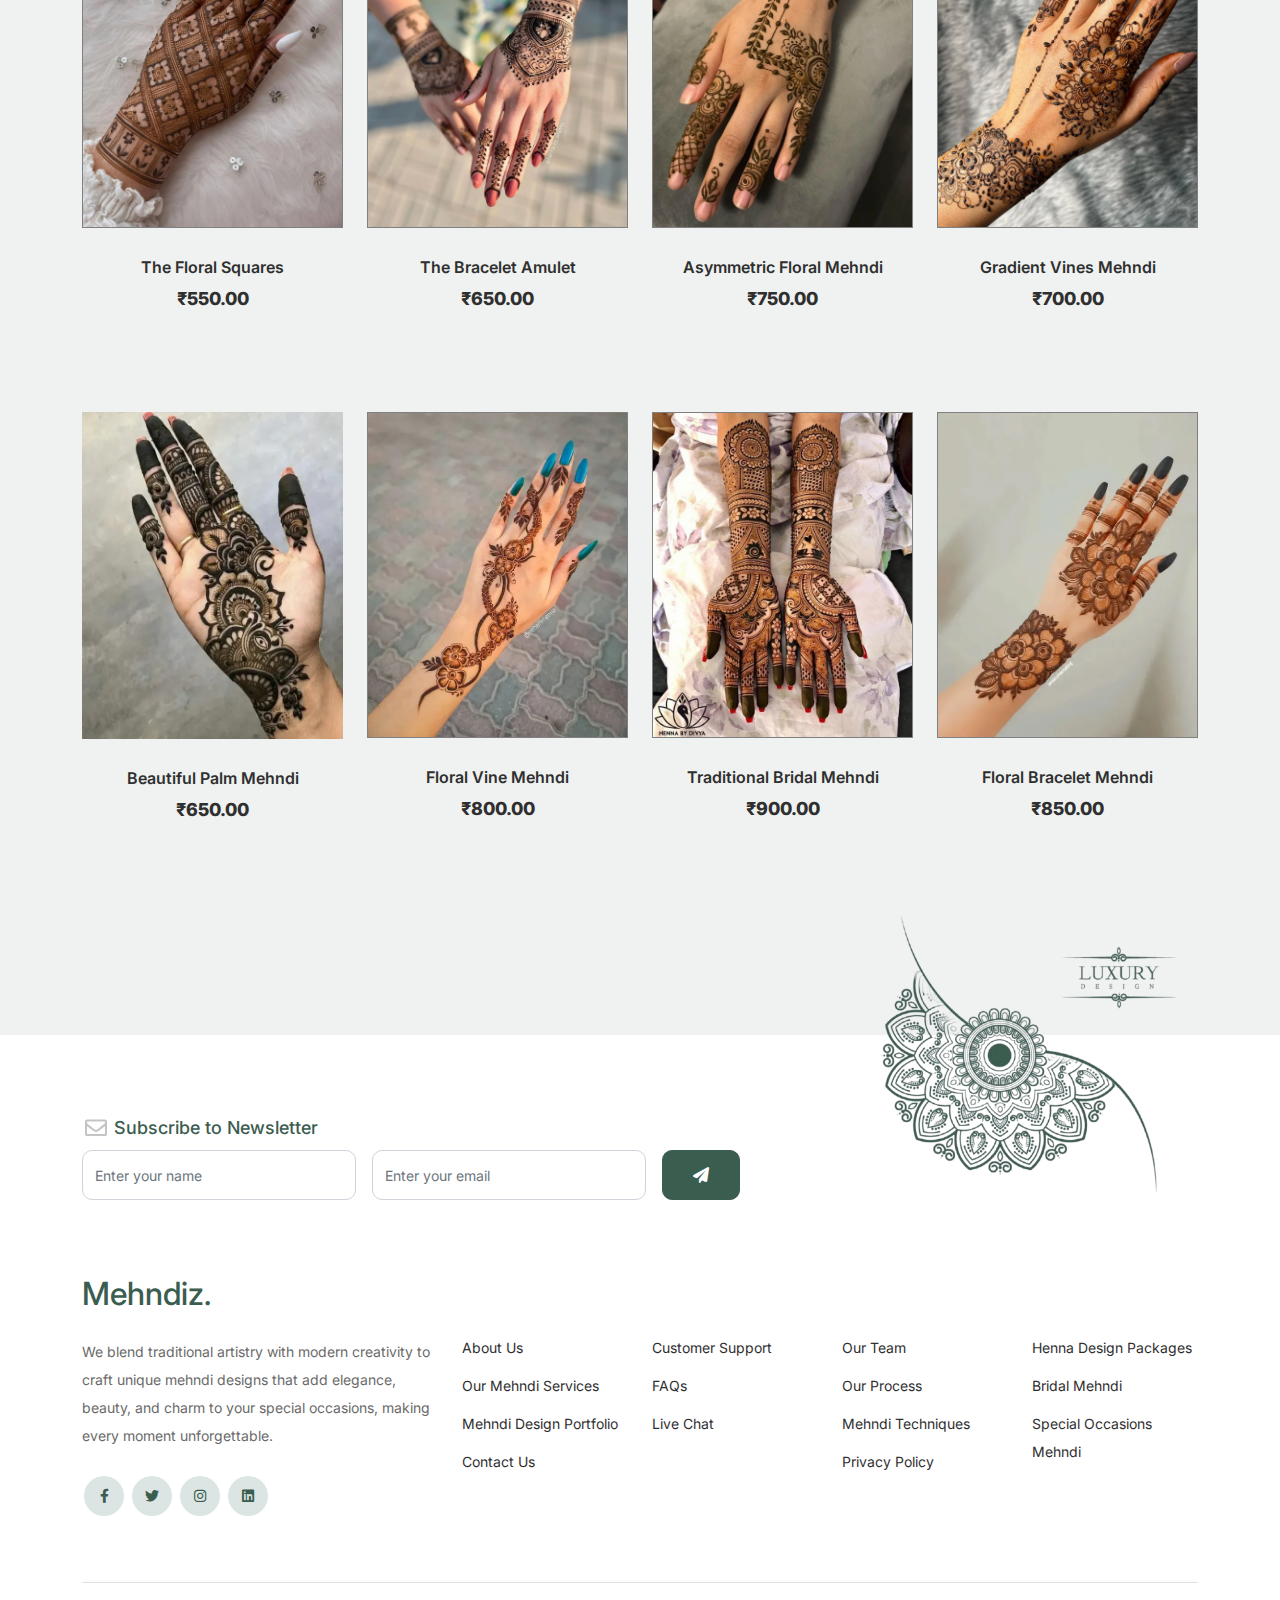
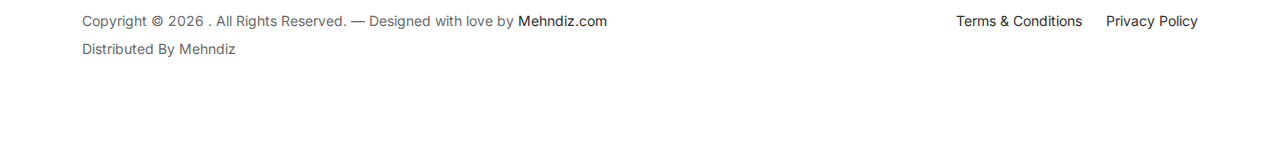
<file: booking.html>
<!-- /*
* Bootstrap 5
* Template Name: Mehndiz
* Template Author: Mehndiz.com
* Template URI: https://Mehndiz.com/
* License: https://creativecommons.org/licenses/by/3.0/
*/ -->
<!DOCTYPE html>
<html lang="en">

<head>
	<meta charset="utf-8" />
	<meta name="viewport" content="width=device-width, initial-scale=1, shrink-to-fit=no" />
	<meta name="author" content="Mehndiz.com" />
	<link rel="shortcut icon" href="./images/favicon.png" type="image/x-icon">

	<meta name="description" content="" />
	<meta name="keywords" content="bootstrap, bootstrap4" />

	<!-- Bootstrap CSS -->
	<link href="css/bootstrap.min.css" rel="stylesheet" />
	<link href="https://cdnjs.cloudflare.com/ajax/libs/font-awesome/6.0.0-beta3/css/all.min.css" rel="stylesheet" />
	<link href="css/tiny-slider.css" rel="stylesheet" />
	<link href="css/style.css" rel="stylesheet" />
	<link href="css/message.css" rel="stylesheet" />
	<title>Mehndiz</title>
	<style>
        html {
            scroll-behavior: smooth; /* Smooth scrolling effect */
        }
    </style>
</head>

<body>
	<!-- Start Header/Navigation -->
	<nav class="custom-navbar navbar navbar navbar-expand-md navbar-dark bg-dark" arial-label="Furni navigation bar">
		<div class="container">
			<a class="navbar-brand" href="index.html">
				<img style="max-height: 60px; width: auto;" src="images/mehndiz.png" alt="Logo" />
			</a>

			<button class="navbar-toggler" type="button" data-bs-toggle="collapse" data-bs-target="#navbarsFurni"
				aria-controls="navbarsFurni" aria-expanded="false" aria-label="Toggle navigation">
				<span class="navbar-toggler-icon"></span>
			</button>

			<div class="collapse navbar-collapse" id="navbarsFurni">
				<ul class="custom-navbar-nav navbar-nav ms-auto mb-2 mb-md-0">
					<li class="nav-item">
						<a class="nav-link" href="index.html">Home</a>
					</li>
					<li><a class="nav-link" href="about.html">About us</a></li>
					<li><a class="nav-link" href="services.html">Services</a></li>
					<li class="active"><a class="nav-link" href="booking.html">Booking</a></li>
					<!-- <li><a class="nav-link" href="blog.html">Blog</a></li> -->

				</ul>

				<ul class="custom-navbar-cta navbar-nav mb-2 mb-md-0 ms-5">
					<li>
						<a href="contact.html" class="btn btn-white-contact active">Contact Us</a>
					</li>
				</ul>
			</div>
		</div>
	</nav>
	<!-- End Header/Navigation -->

	<!-- Start Hero Section -->
	<div class="hero">
		<div class="container">
			<div class="row justify-content-between">
				<div class="col-lg-5">
					<div class="intro-excerpt">
						<h1 class="hero-heading">Book Your Mehndi Session Today</h1>
						<p class="mb-4">Book your appointment today and indulge in the elegance of henna designs,
							perfect for any occasion or celebration.</p>
						<p>
							<a href="bookingForm.html" class="btn btn-secondary me-2">Booking Now</a><a
								href="booking.html" class="btn btn-white-outline">Explore</a>
						</p>
					</div>
				</div>
				<div class="col-lg-7">
					<div class="hero-img-wrap">
						<img style="border: 3px solid white"
							src="./images/booking-hero.webp" class="img-fluid img-hero" />
					</div>
				</div>
			</div>
		</div>
	</div>
	<!-- End Hero Section -->

	<!-- Start Popular Product -->
	<div class="popular-product popular-product-booking">
		<div class="container">
			<div class="row">
				<div class="col-12 col-md-6 col-lg-4 mb-4 mb-lg-0">
					<div class="product-item-sm d-flex">
						<div class="thumbnail">
							<img src="images/prod1.webp" alt="Image" class="img-fluid" />
						</div>
						<div class="pt-3">
							<h3>Floral Mandala</h3>
							<p>Central flower with intricate leaves and vines, perfect occasions.</p>
							<!-- <p><a href="#">Read More</a></p> -->
						</div>
					</div>
				</div>

				<div class="col-12 col-md-6 col-lg-4 mb-4 mb-lg-0">
					<div class="product-item-sm d-flex">
						<div class="thumbnail">
							<img src="images/prod2.webp" alt="Image" class="img-fluid" />
						</div>
						<div class="pt-3">
							<h3>Blooming Serenity</h3>
							<p>Large flowers, detailed petals, elegant patterns, perfect for occasions.</p>
							<!-- <p><a href="#">Read More</a></p> -->
						</div>
					</div>
				</div>

				<div class="col-12 col-md-6 col-lg-4 mb-4 mb-lg-0">
					<div class="product-item-sm d-flex">
						<div class="thumbnail">
							<img src="images/prod3.webp" alt="Image" class="img-fluid" />
						</div>
						<div class="pt-3">
							<h3>Ornate Mandala</h3>
							<p>Symmetrical patterns with floral motifs, elegant and balanced beauty.</p>
							<!-- <p><a href="#">Read More</a></p> -->
						</div>
					</div>
				</div>
			</div>
		</div>
	</div>
	<!-- End Popular Product -->


	<!-- henna cards Start  -->
	<div id="cards-section" class="untree_co-section product-section">
		<div style="margin-top: -6%" class="container">
			<div class="row">
				<!-- Start Column 1 -->
				<div class="col-12 col-md-4 col-lg-3 mb-5">
					<a class="product-item" href="bookingForm.html">
						<img style="border: 1px solid gray" src="images/Bangle Mehndi .webp"
							class="img-fluid product-thumbnail" />
						<h3 class="product-title">Bangle Mehndi</h3>
						<strong class="product-price">₹500.00</strong>
						<span class="icon-cross">
							<img src="images/cross.svg" class="img-fluid" />
						</span>
					</a>
				</div>
				<!-- End Column 1 -->

				<!-- Start Column 2 -->
				<div class="col-12 col-md-4 col-lg-3 mb-5">
					<a class="product-item" href="bookingForm.html">
						<img style="border: 1px solid gray" src="images/Arabic pattern mehndi.webp"
							class="img-fluid product-thumbnail" />
						<h3 class="product-title">Arabic Pattern Mehndi</h3>
						<strong class="product-price">₹600.00</strong>
						<span class="icon-cross">
							<img src="images/cross.svg" class="img-fluid" />
						</span>
					</a>
				</div>
				<!-- End Column 2 -->

				<!-- Start Column 3 -->
				<div class="col-12 col-md-4 col-lg-3 mb-5">
					<a class="product-item" href="bookingForm.html">
						<img style="border: 1px solid gray" src="images/Highlight The Fingers With Bangle.webp"
							class="img-fluid product-thumbnail" />
						<h3 class="product-title">Highlight The Fingers With Bangle</h3>
						<strong class="product-price">₹700.00</strong>
						<span class="icon-cross">
							<img src="images/cross.svg" class="img-fluid" />
						</span>
					</a>
				</div>
				<!-- End Column 3 -->

				<!-- Start Column 4 -->
				<div class="col-12 col-md-4 col-lg-3 mb-5">
					<a class="product-item" href="bookingForm.html">
						<img style="border: 1px solid gray" src="./images/bridal-bangle-mehndi.webp"
							class="img-fluid product-thumbnail" />
						<h3 class="product-title">Bridal Bangle Mehndi</h3>
						<strong class="product-price">₹800.00</strong>
						<span class="icon-cross">
							<img src="images/cross.svg" class="img-fluid" />
						</span>
					</a>
				</div>
				<!-- End Column 4 -->

				<!-- ----------- Second Row ------------ -->

				<!-- Start Column 1 -->
				<div class="col-12 col-md-4 col-lg-3 mb-5">
					<a class="product-item" href="bookingForm.html">
						<img style="border: 1px solid gray" src="images/The Floral Squares.webp"
							class="img-fluid product-thumbnail" />
						<h3 class="product-title">The Floral Squares</h3>
						<strong class="product-price">₹550.00</strong>
						<span class="icon-cross">
							<img src="images/cross.svg" class="img-fluid" />
						</span>
					</a>
				</div>
				<!-- End Column 1 -->

				<!-- Start Column 2 -->
				<div class="col-12 col-md-4 col-lg-3 mb-5">
					<a class="product-item" href="bookingForm.html">
						<img style="border: 1px solid gray" src="images/The Braclet Amulet.webp"
							class="img-fluid product-thumbnail" />
						<h3 class="product-title">The Bracelet Amulet</h3>
						<strong class="product-price">₹650.00</strong>
						<span class="icon-cross">
							<img src="images/cross.svg" class="img-fluid" />
						</span>
					</a>
				</div>
				<!-- End Column 2 -->

				<!-- Start Column 3 -->
				<div class="col-12 col-md-4 col-lg-3 mb-5">
					<a class="product-item" href="bookingForm.html">
						<img style="border: 1px solid gray" src="images/Asymmetric Floral .webp"
							class="img-fluid product-thumbnail" />
						<h3 class="product-title">Asymmetric Floral Mehndi</h3>
						<strong class="product-price">₹750.00</strong>
						<span class="icon-cross">
							<img src="images/cross.svg" class="img-fluid" />
						</span>
					</a>
				</div>
				<!-- End Column 3 -->

				<!-- Start Column 4 -->
				<div class="col-12 col-md-4 col-lg-3 mb-5">
					<a class="product-item" href="bookingForm.html">
						<img style="border: 1px solid gray" src="images/Gradient Vines.webp"
							class="img-fluid product-thumbnail" />
						<h3 class="product-title">Gradient Vines Mehndi</h3>
						<strong class="product-price">₹700.00</strong>
						<span class="icon-cross">
							<img src="images/cross.svg" class="img-fluid" />
						</span>
					</a>
				</div>
				<!-- End Column 4 -->

				<!-- ------- third row --------- -->

				<!-- Start Column 1 -->
				<div class="col-12 col-md-4 col-lg-3 mb-5">
					<a class="product-item" href="bookingForm.html">
						<img src="images/Beautiful palm mehndi .webp" class="img-fluid product-thumbnail" />
						<h3 class="product-title">Beautiful Palm Mehndi</h3>
						<strong class="product-price">₹650.00</strong>
						<span class="icon-cross">
							<img src="images/cross.svg" class="img-fluid" />
						</span>
					</a>
				</div>
				<!-- End Column 1 -->

				<!-- Start Column 2 -->
				<div class="col-12 col-md-4 col-lg-3 mb-5">
					<a class="product-item" href="bookingForm.html">
						<img style="border: 1px solid gray" src="images/Infinite mehndi.webp"
							class="img-fluid product-thumbnail" />
						<h3 class="product-title">Floral Vine Mehndi</h3>
						<strong class="product-price">₹800.00</strong>
						<span class="icon-cross">
							<img src="images/cross.svg" class="img-fluid" />
						</span>
					</a>
				</div>
				<!-- End Column 2 -->

				<!-- Start Column 3 -->
				<div class="col-12 col-md-4 col-lg-3 mb-5">
					<a class="product-item" href="bookingForm.html">
						<img style="border: 1px solid gray" src="images/Henna-By-Divya.webp"
							class="img-fluid product-thumbnail" />
						<h3 class="product-title">Traditional Bridal Mehndi </h3>
						<strong class="product-price">₹900.00</strong>
						<span class="icon-cross">
							<img src="images/cross.svg" class="img-fluid" />
						</span>
					</a>
				</div>
				<!-- End Column 3 -->

				<!-- Start Column 4 -->
				<div class="col-12 col-md-4 col-lg-3 mb-5">
					<a class="product-item" href="bookingForm.html">
						<img style="border: 1px solid gray" src="./images/complexion.webp"
							class="img-fluid product-thumbnail" />
						<h3 class="product-title">Floral Bracelet Mehndi</h3>
						<strong class="product-price">₹850.00</strong>
						<span class="icon-cross">
							<img src="images/cross.svg" class="img-fluid" />
						</span>
					</a>
				</div>
				<!-- End Column 4 -->
			</div>
		</div>
	</div>
	<!-- henna cards End  -->

	<!-- message section  -->
	<div class="floating-msg" id="floatingMsg">
		<div class="msg-logo" id="msgLogo"><img src="images/message.svg" /></div>
		<div class="msg-icons msg-img" id="msg-icons">
			<a href="https://web.whatsapp.com/" target="_blank"><img src="images/Whatsapp.webp" alt="WhatsApp" /></a>
			<a href="tel:+91 7354682418"><img src="images/Phone.webp" alt="Phone" /></a>
			<a href="https://web.telegram.org/a/" target="_blank"><img src="images/Telegram.webp"
					alt="Telegram" /></a>
		</div>
	</div>
	<!-- message section  -->

	<!-- Start Footer Section -->
	<footer class="footer-section">
		<div class="container relative">
			<div class="sofa-img">
				<img src="images/design.webp" alt="Image" class="img-fluid" />
			</div>

			<div class="row">
				<div class="col-lg-8">
					<div class="subscription-form">
						<h3 class="d-flex align-items-center">
							<span class="me-1"><img src="images/envelope-outline.svg" alt="Image"
									class="img-fluid" /></span><span>Subscribe to Newsletter</span>
						</h3>

						<form action="#" class="row g-3">
							<div class="col-auto">
								<input type="text" class="form-control" placeholder="Enter your name" required />
							</div>
							<div class="col-auto">
								<input type="email" class="form-control" placeholder="Enter your email" required />
							</div>
							<div class="col-auto">
								<button class="btn btn-primary">
									<span class="fa fa-paper-plane"></span>
								</button>
							</div>
						</form>
					</div>
				</div>
			</div>

			<div class="row g-4 mb-5">
				<div class="col-lg-4">
					<div class="mb-4 footer-logo-wrap">
						<a href="#" class="footer-logo">Mehndiz<span>.</span></a>
					</div>
					<p class="mb-4">
						We blend traditional artistry with modern creativity to craft unique mehndi designs that add
						elegance, beauty, and charm to your special
						occasions, making every moment unforgettable.
					</p>

					<ul class="list-unstyled custom-social">
						<li>
							<a href="#"><span class="fa fa-brands fa-facebook-f"></span></a>
						</li>
						<li>
							<a href="#"><span class="fa fa-brands fa-twitter"></span></a>
						</li>
						<li>
							<a href="#"><span class="fa fa-brands fa-instagram"></span></a>
						</li>
						<li>
							<a href="#"><span class="fa fa-brands fa-linkedin"></span></a>
						</li>
					</ul>
				</div>

				<div class="col-lg-8">
					<div class="row links-wrap">
						<div class="col-6 col-sm-6 col-md-3">
							<ul class="list-unstyled">
								<li><a href="about.html">About Us</a></li>
								<li><a href="services.html">Our Mehndi Services</a></li>
								<li><a href="booking.html">Mehndi Design Portfolio</a></li>
								<li><a href="contact.html">Contact Us</a></li>
							</ul>
						</div>

						<div class="col-6 col-sm-6 col-md-3">
							<ul class="list-unstyled">
								<li><a href="contact.html">Customer Support</a></li>
								<li><a href="#">FAQs</a></li>
								<li><a href="#">Live Chat</a></li>
							</ul>
						</div>

						<div class="col-6 col-sm-6 col-md-3">
							<ul class="list-unstyled">
								<li><a href="#">Our Team</a></li>
								<li><a href="#">Our Process</a></li>
								<li><a href="#">Mehndi Techniques</a></li>
								<li><a href="#">Privacy Policy</a></li>
							</ul>
						</div>

						<div class="col-6 col-sm-6 col-md-3">
							<ul class="list-unstyled">
								<li><a href="booking.html">Henna Design Packages</a></li>
								<li><a href="booking.html">Bridal Mehndi</a></li>
								<li><a href="booking.html">Special Occasions Mehndi</a></li>
							</ul>
						</div>
					</div>
				</div>
			</div>

			<div class="border-top copyright">
				<div class="row pt-4">
					<div class="col-lg-6">
						<p class="mb-2 text-center text-lg-start">
							Copyright &copy;
							<script>
								document.write(new Date().getFullYear());
							</script>
							. All Rights Reserved. &mdash; Designed with love by <a href="">Mehndiz.com</a> Distributed
							By <a hreff="">Mehndiz</a>
							<!-- License information: https://Mehndiz.com/license/ -->
						</p>
					</div>

					<div class="col-lg-6 text-center text-lg-end">
						<ul class="list-unstyled d-inline-flex ms-auto">
							<li class="me-4"><a href="#">Terms &amp; Conditions</a></li>
							<li><a href="#">Privacy Policy</a></li>
						</ul>
					</div>
				</div>
			</div>
		</div>
	</footer>
	<!-- End Footer Section -->

	<script src="js/bootstrap.bundle.min.js"></script>
	<script src="js/tiny-slider.js"></script>
	<script src="js/custom.js"></script>
	<script src="js/message.js"></script>
</body>

</html>
</file>
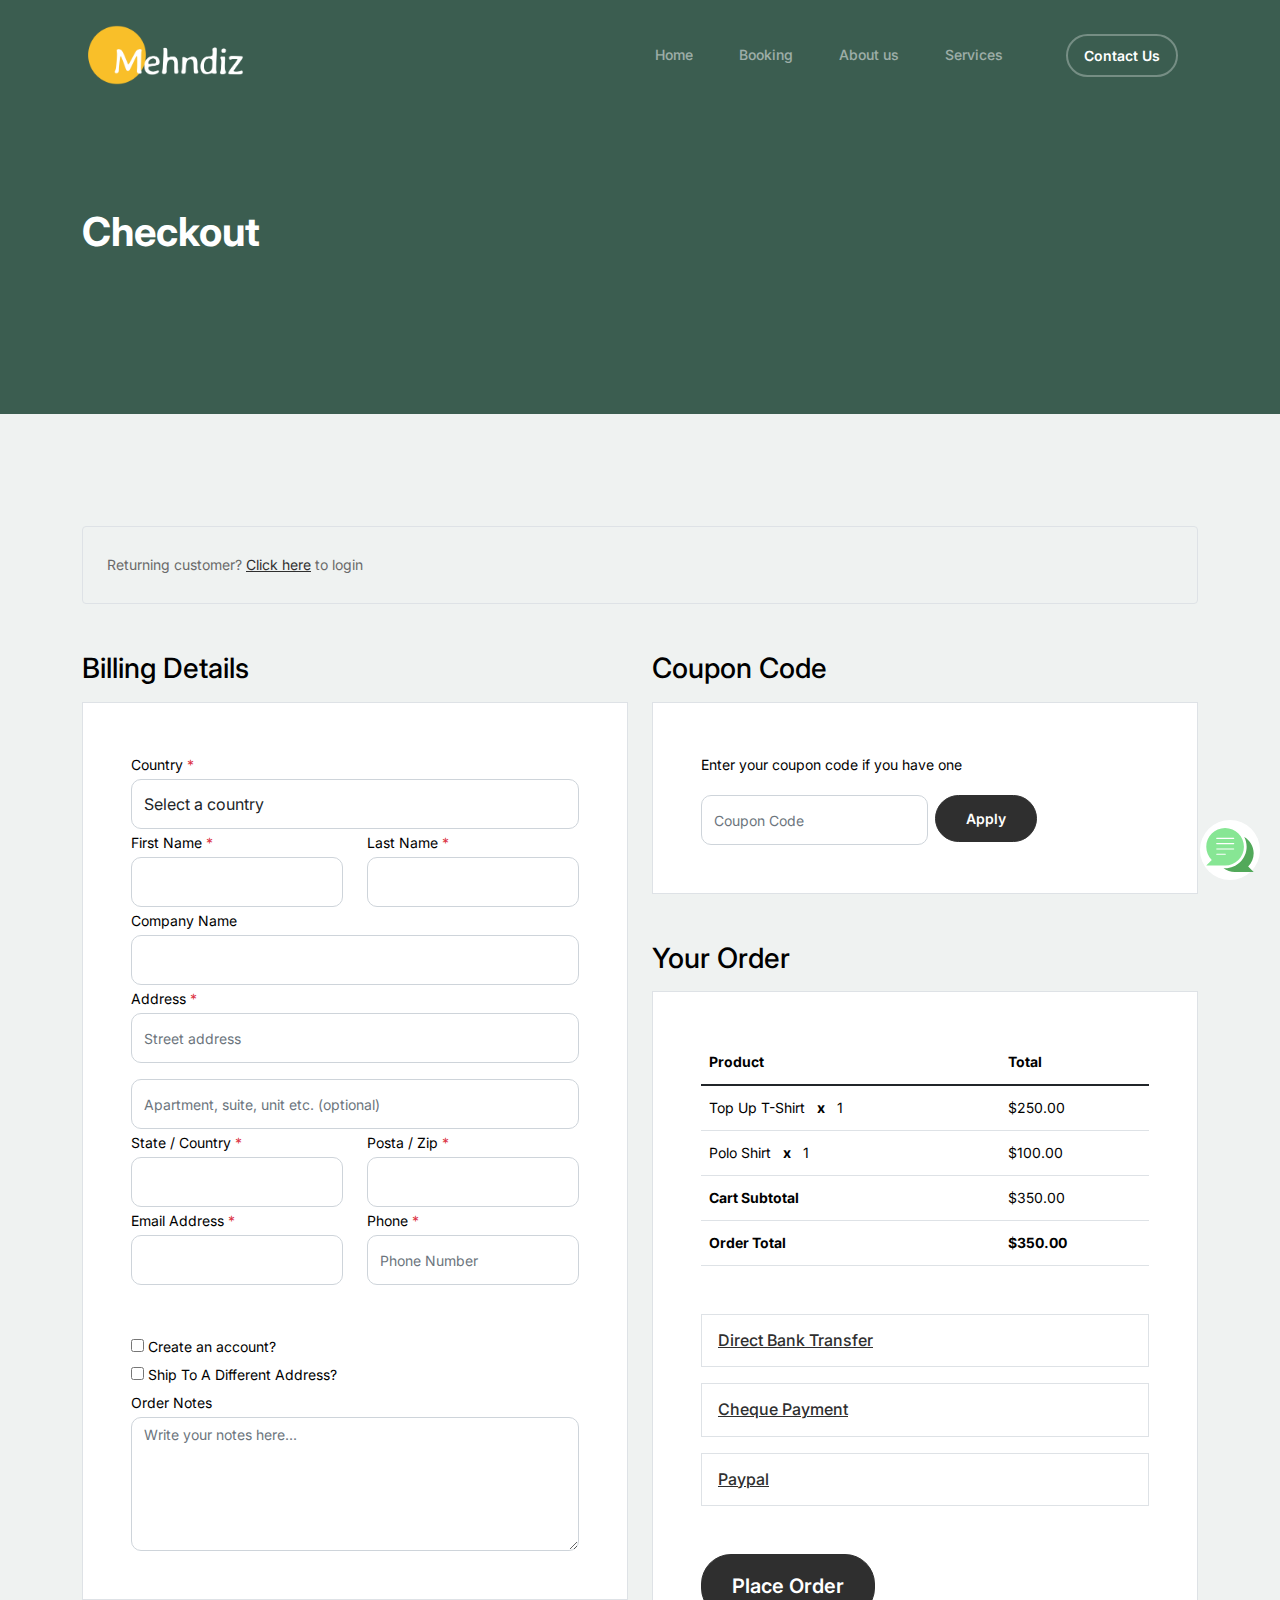
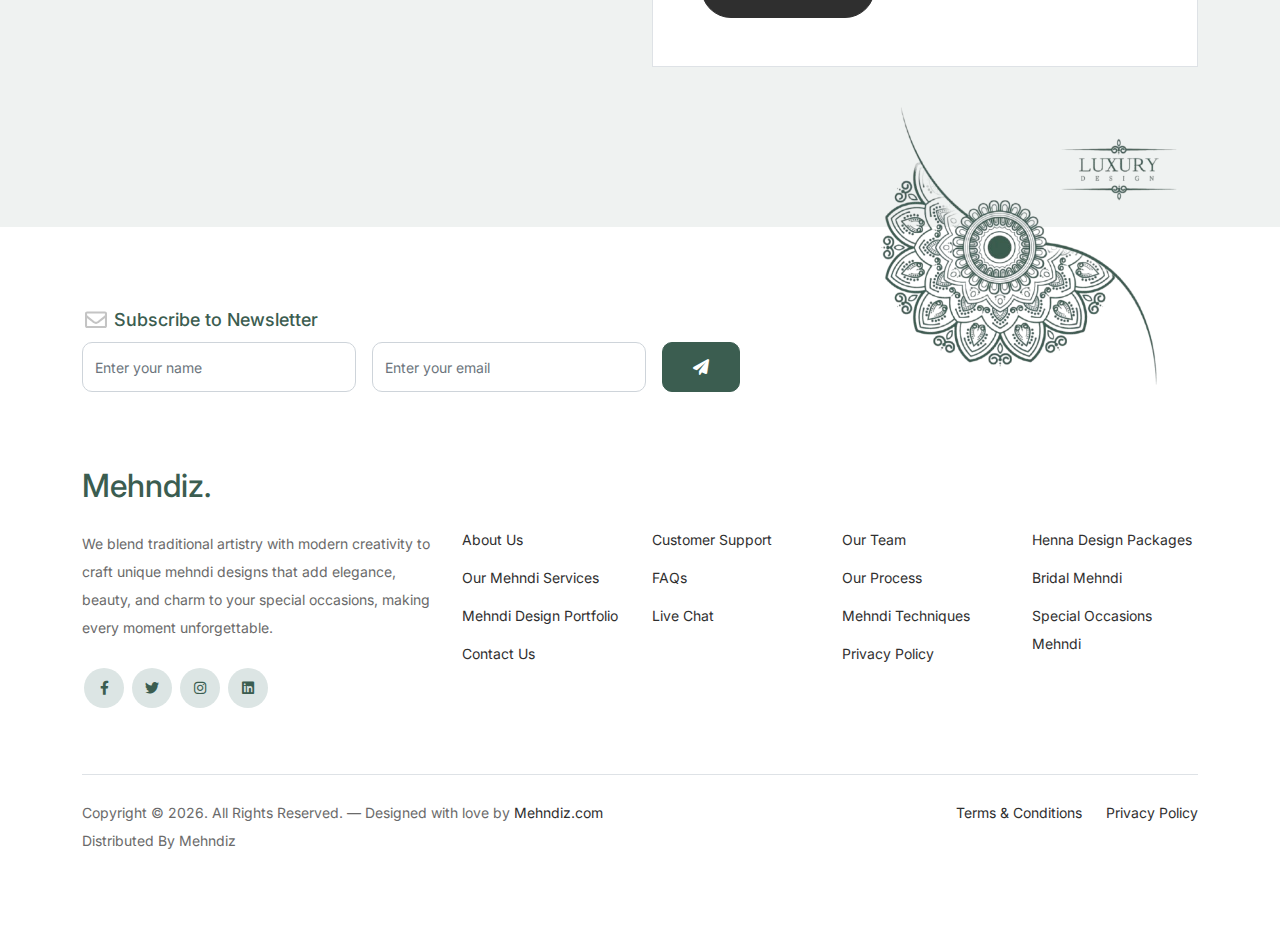
<file: checkout.html>
<!-- /*
* Bootstrap 5
* Template Name: Mehndiz
* Template Author: Mehndiz.com
* Template URI: https://Mehndiz.com/
* License: https://creativecommons.org/licenses/by/3.0/
*/ -->
<!doctype html>
<html lang="en">

<head>
	<meta charset="utf-8">
	<meta name="viewport" content="width=device-width, initial-scale=1, shrink-to-fit=no">
	<meta name="author" content="Mehndiz.com">
	<link rel="shortcut icon" href="./images/favicon.png" type="image/x-icon">

	<meta name="description" content="" />
	<meta name="keywords" content="bootstrap, bootstrap4" />

	<!-- Bootstrap CSS -->
	<link href="css/bootstrap.min.css" rel="stylesheet">
	<link href="https://cdnjs.cloudflare.com/ajax/libs/font-awesome/6.0.0-beta3/css/all.min.css" rel="stylesheet">
	<link href="css/tiny-slider.css" rel="stylesheet">
	<link href="css/style.css" rel="stylesheet">
	<link href="css/message.css" rel="stylesheet">
	<title>Mehndiz </title>
</head>

<body>

	<!-- Start Header/Navigation -->
	<nav class="custom-navbar navbar navbar navbar-expand-md navbar-dark bg-dark" arial-label="Furni navigation bar">

		<div class="container">
			<a class="navbar-brand" href="index.html">
					<img style="max-height: 60px; width: auto;" src="images/mehndiz.png" alt="Logo"  />
				</a>

			<button class="navbar-toggler" type="button" data-bs-toggle="collapse" data-bs-target="#navbarsFurni"
				aria-controls="navbarsFurni" aria-expanded="false" aria-label="Toggle navigation">
				<span class="navbar-toggler-icon"></span>
			</button>

			<div class="collapse navbar-collapse" id="navbarsFurni">
				<ul class="custom-navbar-nav navbar-nav ms-auto mb-2 mb-md-0">
					<li class="nav-item ">
						<a class="nav-link" href="index.html">Home</a>
					</li>
					<li><a class="nav-link" href="booking.html">Booking</a></li>
					<li><a class="nav-link" href="about.html">About us</a></li>
					<li><a class="nav-link" href="services.html">Services</a></li>
					<!-- <li><a class="nav-link" href="blog.html">Blog</a></li> -->
					 
				</ul>

				<ul class="custom-navbar-cta navbar-nav mb-2 mb-md-0 ms-5">
					<li>
						<a href="contact.html" class="btn btn-white-contact active">Contact Us</a>
					</li>
				</ul>
			</div>
		</div>

	</nav>
	<!-- End Header/Navigation -->

	<!-- Start Hero Section -->
	<div class="hero">
		<div class="container">
			<div class="row justify-content-between">
				<div class="col-lg-5">
					<div class="intro-excerpt">
						<h1>Checkout</h1>
					</div>
				</div>
				<div class="col-lg-7">

				</div>
			</div>
		</div>
	</div>
	<!-- End Hero Section -->

	<div class="untree_co-section">
		<div class="container">
			<div class="row mb-5">
				<div class="col-md-12">
					<div class="border p-4 rounded" role="alert">
						Returning customer? <a href="#">Click here</a> to login
					</div>
				</div>
			</div>
			<div class="row">
				<div class="col-md-6 mb-5 mb-md-0">
					<h2 class="h3 mb-3 text-black">Billing Details</h2>
					<div class="p-3 p-lg-5 border bg-white">
						<div class="form-group">
							<label for="c_country" class="text-black">Country <span class="text-danger">*</span></label>
							<select id="c_country" class="form-control">
								<option value="1">Select a country</option>
								<option value="2">bangladesh</option>
								<option value="3">Algeria</option>
								<option value="4">Afghanistan</option>
								<option value="5">Ghana</option>
								<option value="6">Albania</option>
								<option value="7">Bahrain</option>
								<option value="8">Colombia</option>
								<option value="9">Dominican Republic</option>
							</select>
						</div>
						<div class="form-group row">
							<div class="col-md-6">
								<label for="c_fname" class="text-black">First Name <span
										class="text-danger">*</span></label>
								<input type="text" class="form-control" id="c_fname" name="c_fname">
							</div>
							<div class="col-md-6">
								<label for="c_lname" class="text-black">Last Name <span
										class="text-danger">*</span></label>
								<input type="text" class="form-control" id="c_lname" name="c_lname">
							</div>
						</div>

						<div class="form-group row">
							<div class="col-md-12">
								<label for="c_companyname" class="text-black">Company Name </label>
								<input type="text" class="form-control" id="c_companyname" name="c_companyname">
							</div>
						</div>

						<div class="form-group row">
							<div class="col-md-12">
								<label for="c_address" class="text-black">Address <span
										class="text-danger">*</span></label>
								<input type="text" class="form-control" id="c_address" name="c_address"
									placeholder="Street address">
							</div>
						</div>

						<div class="form-group mt-3">
							<input type="text" class="form-control"
								placeholder="Apartment, suite, unit etc. (optional)">
						</div>

						<div class="form-group row">
							<div class="col-md-6">
								<label for="c_state_country" class="text-black">State / Country <span
										class="text-danger">*</span></label>
								<input type="text" class="form-control" id="c_state_country" name="c_state_country">
							</div>
							<div class="col-md-6">
								<label for="c_postal_zip" class="text-black">Posta / Zip <span
										class="text-danger">*</span></label>
								<input type="text" class="form-control" id="c_postal_zip" name="c_postal_zip">
							</div>
						</div>

						<div class="form-group row mb-5">
							<div class="col-md-6">
								<label for="c_email_address" class="text-black">Email Address <span
										class="text-danger">*</span></label>
								<input type="text" class="form-control" id="c_email_address" name="c_email_address">
							</div>
							<div class="col-md-6">
								<label for="c_phone" class="text-black">Phone <span class="text-danger">*</span></label>
								<input type="text" class="form-control" id="c_phone" name="c_phone"
									placeholder="Phone Number">
							</div>
						</div>

						<div class="form-group">
							<label for="c_create_account" class="text-black" data-bs-toggle="collapse"
								href="#create_an_account" role="button" aria-expanded="false"
								aria-controls="create_an_account"><input type="checkbox" value="1"
									id="c_create_account"> Create an account?</label>
							<div class="collapse" id="create_an_account">
								<div class="py-2 mb-4">
									<p class="mb-3">Create an account by entering the information below. If you are a
										returning customer please login at the top of the page.</p>
									<div class="form-group">
										<label for="c_account_password" class="text-black">Account Password</label>
										<input type="email" class="form-control" id="c_account_password"
											name="c_account_password" placeholder="">
									</div>
								</div>
							</div>
						</div>


						<div class="form-group">
							<label for="c_ship_different_address" class="text-black" data-bs-toggle="collapse"
								href="#ship_different_address" role="button" aria-expanded="false"
								aria-controls="ship_different_address"><input type="checkbox" value="1"
									id="c_ship_different_address"> Ship To A Different Address?</label>
							<div class="collapse" id="ship_different_address">
								<div class="py-2">

									<div class="form-group">
										<label for="c_diff_country" class="text-black">Country <span
												class="text-danger">*</span></label>
										<select id="c_diff_country" class="form-control">
											<option value="1">Select a country</option>
											<option value="2">bangladesh</option>
											<option value="3">Algeria</option>
											<option value="4">Afghanistan</option>
											<option value="5">Ghana</option>
											<option value="6">Albania</option>
											<option value="7">Bahrain</option>
											<option value="8">Colombia</option>
											<option value="9">Dominican Republic</option>
										</select>
									</div>


									<div class="form-group row">
										<div class="col-md-6">
											<label for="c_diff_fname" class="text-black">First Name <span
													class="text-danger">*</span></label>
											<input type="text" class="form-control" id="c_diff_fname"
												name="c_diff_fname">
										</div>
										<div class="col-md-6">
											<label for="c_diff_lname" class="text-black">Last Name <span
													class="text-danger">*</span></label>
											<input type="text" class="form-control" id="c_diff_lname"
												name="c_diff_lname">
										</div>
									</div>

									<div class="form-group row">
										<div class="col-md-12">
											<label for="c_diff_companyname" class="text-black">Company Name </label>
											<input type="text" class="form-control" id="c_diff_companyname"
												name="c_diff_companyname">
										</div>
									</div>

									<div class="form-group row  mb-3">
										<div class="col-md-12">
											<label for="c_diff_address" class="text-black">Address <span
													class="text-danger">*</span></label>
											<input type="text" class="form-control" id="c_diff_address"
												name="c_diff_address" placeholder="Street address">
										</div>
									</div>

									<div class="form-group">
										<input type="text" class="form-control"
											placeholder="Apartment, suite, unit etc. (optional)">
									</div>

									<div class="form-group row">
										<div class="col-md-6">
											<label for="c_diff_state_country" class="text-black">State / Country <span
													class="text-danger">*</span></label>
											<input type="text" class="form-control" id="c_diff_state_country"
												name="c_diff_state_country">
										</div>
										<div class="col-md-6">
											<label for="c_diff_postal_zip" class="text-black">Posta / Zip <span
													class="text-danger">*</span></label>
											<input type="text" class="form-control" id="c_diff_postal_zip"
												name="c_diff_postal_zip">
										</div>
									</div>

									<div class="form-group row mb-5">
										<div class="col-md-6">
											<label for="c_diff_email_address" class="text-black">Email Address <span
													class="text-danger">*</span></label>
											<input type="text" class="form-control" id="c_diff_email_address"
												name="c_diff_email_address">
										</div>
										<div class="col-md-6">
											<label for="c_diff_phone" class="text-black">Phone <span
													class="text-danger">*</span></label>
											<input type="text" class="form-control" id="c_diff_phone"
												name="c_diff_phone" placeholder="Phone Number">
										</div>
									</div>

								</div>

							</div>
						</div>

						<div class="form-group">
							<label for="c_order_notes" class="text-black">Order Notes</label>
							<textarea name="c_order_notes" id="c_order_notes" cols="30" rows="5" class="form-control"
								placeholder="Write your notes here..."></textarea>
						</div>

					</div>
				</div>
				<div class="col-md-6">

					<div class="row mb-5">
						<div class="col-md-12">
							<h2 class="h3 mb-3 text-black">Coupon Code</h2>
							<div class="p-3 p-lg-5 border bg-white">

								<label for="c_code" class="text-black mb-3">Enter your coupon code if you have
									one</label>
								<div class="input-group w-75 couponcode-wrap">
									<input type="text" class="form-control me-2" id="c_code" placeholder="Coupon Code"
										aria-label="Coupon Code" aria-describedby="button-addon2">
									<div class="input-group-append">
										<button class="btn btn-black btn-sm" type="button"
											id="button-addon2">Apply</button>
									</div>
								</div>

							</div>
						</div>
					</div>

					<div class="row mb-5">
						<div class="col-md-12">
							<h2 class="h3 mb-3 text-black">Your Order</h2>
							<div class="p-3 p-lg-5 border bg-white">
								<table class="table site-block-order-table mb-5">
									<thead>
										<th>Product</th>
										<th>Total</th>
									</thead>
									<tbody>
										<tr>
											<td>Top Up T-Shirt <strong class="mx-2">x</strong> 1</td>
											<td>$250.00</td>
										</tr>
										<tr>
											<td>Polo Shirt <strong class="mx-2">x</strong> 1</td>
											<td>$100.00</td>
										</tr>
										<tr>
											<td class="text-black font-weight-bold"><strong>Cart Subtotal</strong></td>
											<td class="text-black">$350.00</td>
										</tr>
										<tr>
											<td class="text-black font-weight-bold"><strong>Order Total</strong></td>
											<td class="text-black font-weight-bold"><strong>$350.00</strong></td>
										</tr>
									</tbody>
								</table>

								<div class="border p-3 mb-3">
									<h3 class="h6 mb-0"><a class="d-block" data-bs-toggle="collapse"
											href="#collapsebank" role="button" aria-expanded="false"
											aria-controls="collapsebank">Direct Bank Transfer</a></h3>

									<div class="collapse" id="collapsebank">
										<div class="py-2">
											<p class="mb-0">Make your payment directly into our bank account. Please use
												your Order ID as the payment reference. Your order won’t be shipped
												until the funds have cleared in our account.</p>
										</div>
									</div>
								</div>

								<div class="border p-3 mb-3">
									<h3 class="h6 mb-0"><a class="d-block" data-bs-toggle="collapse"
											href="#collapsecheque" role="button" aria-expanded="false"
											aria-controls="collapsecheque">Cheque Payment</a></h3>

									<div class="collapse" id="collapsecheque">
										<div class="py-2">
											<p class="mb-0">Make your payment directly into our bank account. Please use
												your Order ID as the payment reference. Your order won’t be shipped
												until the funds have cleared in our account.</p>
										</div>
									</div>
								</div>

								<div class="border p-3 mb-5">
									<h3 class="h6 mb-0"><a class="d-block" data-bs-toggle="collapse"
											href="#collapsepaypal" role="button" aria-expanded="false"
											aria-controls="collapsepaypal">Paypal</a></h3>

									<div class="collapse" id="collapsepaypal">
										<div class="py-2">
											<p class="mb-0">Make your payment directly into our bank account. Please use
												your Order ID as the payment reference. Your order won’t be shipped
												until the funds have cleared in our account.</p>
										</div>
									</div>
								</div>

								<div class="form-group">
									<button class="btn btn-black btn-lg py-3 btn-block"
										onclick="window.location='thankyou.html'">Place Order</button>
								</div>

							</div>
						</div>
					</div>

				</div>
			</div>
			<!-- </form> -->
		</div>
	</div>

	<!-- message section  -->
	<div class="floating-msg" id="floatingMsg">
		<div class="msg-logo" id="msgLogo"> <img src="images/message.svg">
		</div>
		<div class="msg-icons msg-img" id="msg-icons">
			<a href="https://web.whatsapp.com/" target="_blank"><img src="images/Whatsapp.webp" alt="WhatsApp"></a>
			<a href="tel:+91 7354682418"><img src="images/Phone.webp" alt="Phone"></a>
			<a href="https://web.telegram.org/a/" target="_blank"><img src="images/Telegram.webp" alt="Telegram"></a>
		</div>
	</div>
	<!-- message section  -->

	<!-- Start Footer Section -->
	<footer class="footer-section">
		<div class="container relative">

			<div class="sofa-img">
				<img src="images/design.webp" alt="Image" class="img-fluid">
			</div>

			<div class="row">
				<div class="col-lg-8">
					<div class="subscription-form">
						<h3 class="d-flex align-items-center"><span class="me-1"><img src="images/envelope-outline.svg"
									alt="Image" class="img-fluid"></span><span>Subscribe to Newsletter</span></h3>

						<form action="#" class="row g-3">
							<div class="col-auto">
								<input type="text" class="form-control" placeholder="Enter your name">
							</div>
							<div class="col-auto">
								<input type="email" class="form-control" placeholder="Enter your email">
							</div>
							<div class="col-auto">
								<button class="btn btn-primary">
									<span class="fa fa-paper-plane"></span>
								</button>
							</div>
						</form>

					</div>
				</div>
			</div>

			<div class="row g-4 mb-5">
				<div class="col-lg-4">
					<div class="mb-4 footer-logo-wrap"><a href="#" class="footer-logo">Mehndiz<span>.</span></a></div>
					<p class="mb-4">We blend traditional artistry with modern creativity to craft unique mehndi designs
						that add elegance, beauty, and charm to your special occasions, making every moment
						unforgettable.</p>

					<ul class="list-unstyled custom-social">
						<li><a href="#"><span class="fa fa-brands fa-facebook-f"></span></a></li>
						<li><a href="#"><span class="fa fa-brands fa-twitter"></span></a></li>
						<li><a href="#"><span class="fa fa-brands fa-instagram"></span></a></li>
						<li><a href="#"><span class="fa fa-brands fa-linkedin"></span></a></li>
					</ul>
				</div>

				<div class="col-lg-8">
					<div class="row links-wrap">
						<div class="col-6 col-sm-6 col-md-3">
							<ul class="list-unstyled">
								<li><a href="about.html">About Us</a></li>
								<li><a href="services.html">Our Mehndi Services</a></li>
								<li><a href="booking.html">Mehndi Design Portfolio</a></li>
								<li><a href="contact.html">Contact Us</a></li>
							</ul>
						</div>

						<div class="col-6 col-sm-6 col-md-3">
							<ul class="list-unstyled">
								<li><a href="contact.html">Customer Support</a></li>
								<li><a href="#">FAQs</a></li>
								<li><a href="#">Live Chat</a></li>
							</ul>
						</div>

						<div class="col-6 col-sm-6 col-md-3">
							<ul class="list-unstyled">
								<li><a href="#">Our Team</a></li>
								<li><a href="#">Our Process</a></li>
								<li><a href="#">Mehndi Techniques</a></li>
								<li><a href="#">Privacy Policy</a></li>
							</ul>
						</div>

						<div class="col-6 col-sm-6 col-md-3">
							<ul class="list-unstyled">
								<li><a href="booking.html">Henna Design Packages</a></li>
								<li><a href="booking.html">Bridal Mehndi</a></li>
								<li><a href="booking.html">Special Occasions Mehndi</a></li>
							</ul>
						</div>
					</div>
				</div>



			</div>

			<div class="border-top copyright">
				<div class="row pt-4">
					<div class="col-lg-6">
						<p class="mb-2 text-center text-lg-start">Copyright &copy;
							<script>document.write(new Date().getFullYear());</script>. All Rights Reserved. &mdash;
							Designed with love by <a href="">Mehndiz.com</a> Distributed By <a hreff="">Mehndiz</a>
							<!-- License information: https://Mehndiz.com/license/ -->
						</p>
					</div>

					<div class="col-lg-6 text-center text-lg-end">
						<ul class="list-unstyled d-inline-flex ms-auto">
							<li class="me-4"><a href="#">Terms &amp; Conditions</a></li>
							<li><a href="#">Privacy Policy</a></li>
						</ul>
					</div>

				</div>
			</div>

		</div>
	</footer>
	<!-- End Footer Section -->


	<script src="js/bootstrap.bundle.min.js"></script>
	<script src="js/tiny-slider.js"></script>
	<script src="js/custom.js"></script>
	<script src="js/message.js"></script>
</body>

</html>
</file>
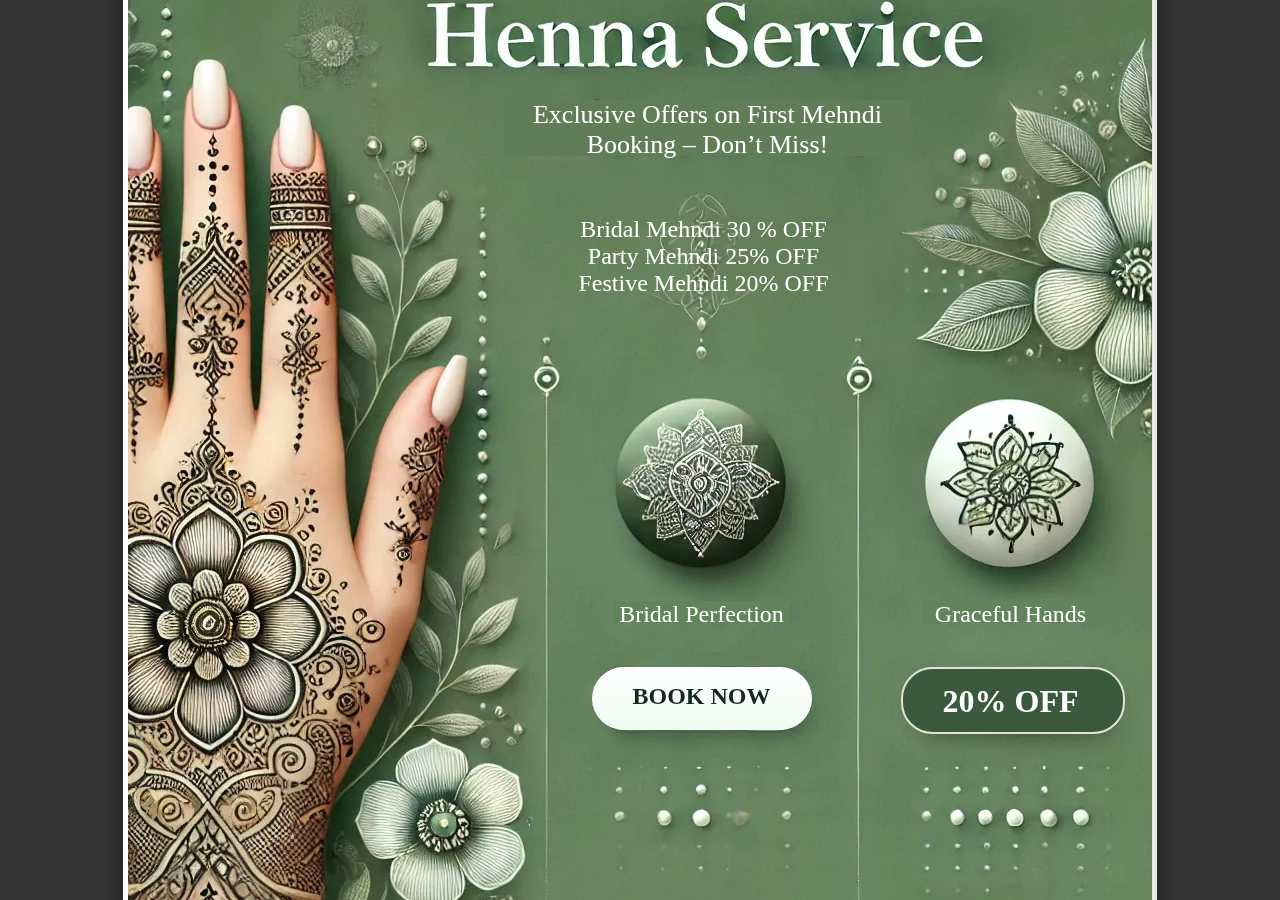
<file: popup.html>
<!DOCTYPE html>
<html lang="en">

<head>
	<meta charset="UTF-8">
	<meta name="viewport" content="width=device-width, initial-scale=1.0">
	<title>Document</title>
	<!-- <link rel="stylesheet" href="css/popup.css"> -->

	<style>
		body {
			margin: 0;
			padding: 0;
			overflow-x: hidden;
			font-family: 'Roboto', sans-serif;
		}

		.backdrop {
			display: visible;
			position: fixed;
			top: 0;
			left: 0;
			width: 100%;
			height: 100%;
			background-color: rgba(0, 0, 0, 0.8);
			z-index: 999;
		}

		.popup {
			display: visible;
			position: fixed;
			top: 50%;
			left: 50%;
			transform: translate(-50%, -50%);
			background: linear-gradient(to right, #ffffff 0%, #e9e9e9 100%);
			color: #4b4b4b;
			padding: 5px;
			box-shadow: 0 10px 25px rgba(0, 0, 0, 0.4);
			z-index: 1000;
			text-align: center;
			transition: all 0.3s ease-in-out;
			animation: fadeIn 0.5s;
		}

		.popup-header {
			text-align: right;
			/* Reduced margin */
			position: absolute;
		}

		.close-btn {
			cursor: pointer;
			font-size: 30px;
			color: rgb(68, 68, 68);
			border: none;
			background: none;
			outline: none;
		}

		.close-btn:hover {
			color: #000000;
		}
	</style>
</head>

<body>
	<!-- popup section start -->
	<div class="backdrop" id="backdrop"></div>
	<div class="popup" id="popup">
		<div class="popup-header">
			<button class="close-btn" id="closeBtn">×</button>
		</div>
		<div style="width: 1024px; height: 1024px; position: relative">
			<img style="width: 1024px; height: 1024px; left: 0px; top: 0px; position: absolute"
				src="images/Booking2.webp" />
			<div
				style="width: 220px; height: 63px; left: 464px; top: 729px; position: absolute; background: linear-gradient(360deg, #EEFBF0 0%, white 100%); border-radius: 31.50px">
			</div>
			<div
				style="width: 169px; height: 61px; left: 489px; top: 745px; position: absolute; text-align: center; color: #142721; font-size: 24px; font-family: Inknut Antiqua; font-weight: 600; word-wrap: break-word">
				BOOK NOW</div>
			<div
				style="width: 220px; height: 63px; left: 773px; top: 729px; position: absolute; background: #3B593D; border-radius: 31.50px; border: 2px #E2E4D4 solid">
			</div>
			<div
				style="width: 169px; height: 61px; left: 798px; top: 745px; position: absolute; text-align: center; color: white; font-size: 32px; font-family: IBM Plex Serif; font-weight: 600; word-wrap: break-word">
				20% OFF</div>
			<div style="width: 177px; height: 22px; left: 485px; top: 663px; position: absolute; background: #62845D">
			</div>
			<div
				style="width: 177px; height: 22px; left: 485px; top: 663px; position: absolute; text-align: center; color: white; font-size: 24px; font-family: IM FELL English; font-weight: 400; word-wrap: break-word">
				Bridal Perfection</div>
			<div style="width: 177px; height: 22px; left: 794px; top: 663px; position: absolute; background: #62845D">
			</div>
			<div
				style="width: 177px; height: 22px; left: 794px; top: 663px; position: absolute; text-align: center; color: white; font-size: 24px; font-family: IM FELL English; font-weight: 400; word-wrap: break-word">
				Graceful Hands</div>
			<div
				style="width: 71.37px; height: 18.66px; left: 792.82px; top: 18.98px; position: absolute; background-color:#587850">
			</div>
			<div
				style="width: 41.48px; height: 8.62px; left: 814.39px; top: 21.71px; position: absolute; background-color:#587850">
			</div>
			<div
				style="width: 72.72px; height: 30.08px; left: 908.28px; top: 15.95px; position: absolute; background-color:#587850">
			</div>
			<div
				style="width: 50.81px;height: 4.10px;left: 696.50px;top: 17.4px;position: absolute;border: 20px #5A7953 solid">
			</div>
			<div
				style="width: 297px; height: 105px; left: 427px; top: 278px; position: absolute; text-align: center; color: white; font-size: 24px; font-family: IM FELL English; font-weight: 400; word-wrap: break-word">
				Bridal Mehndi 30 % OFF<br />Party Mehndi 25% OFF<br />Festive Mehndi 20% OFF</div>
			<div style="width: 407px; height: 56px; left: 376px; top: 162px; position: absolute; background: #607D58">
			</div>
			<div
				style="width: 407px; height: 56px; left: 376px; top: 162px; position: absolute; text-align: center; color: white; font-size: 26px; font-family: IM FELL English; font-weight: 400; word-wrap: break-word">
				Exclusive Offers on First Mehndi Booking – Don’t Miss!</div>
		</div>
	</div>
	<!-- popup section end -->
</body>

</html>
</file>
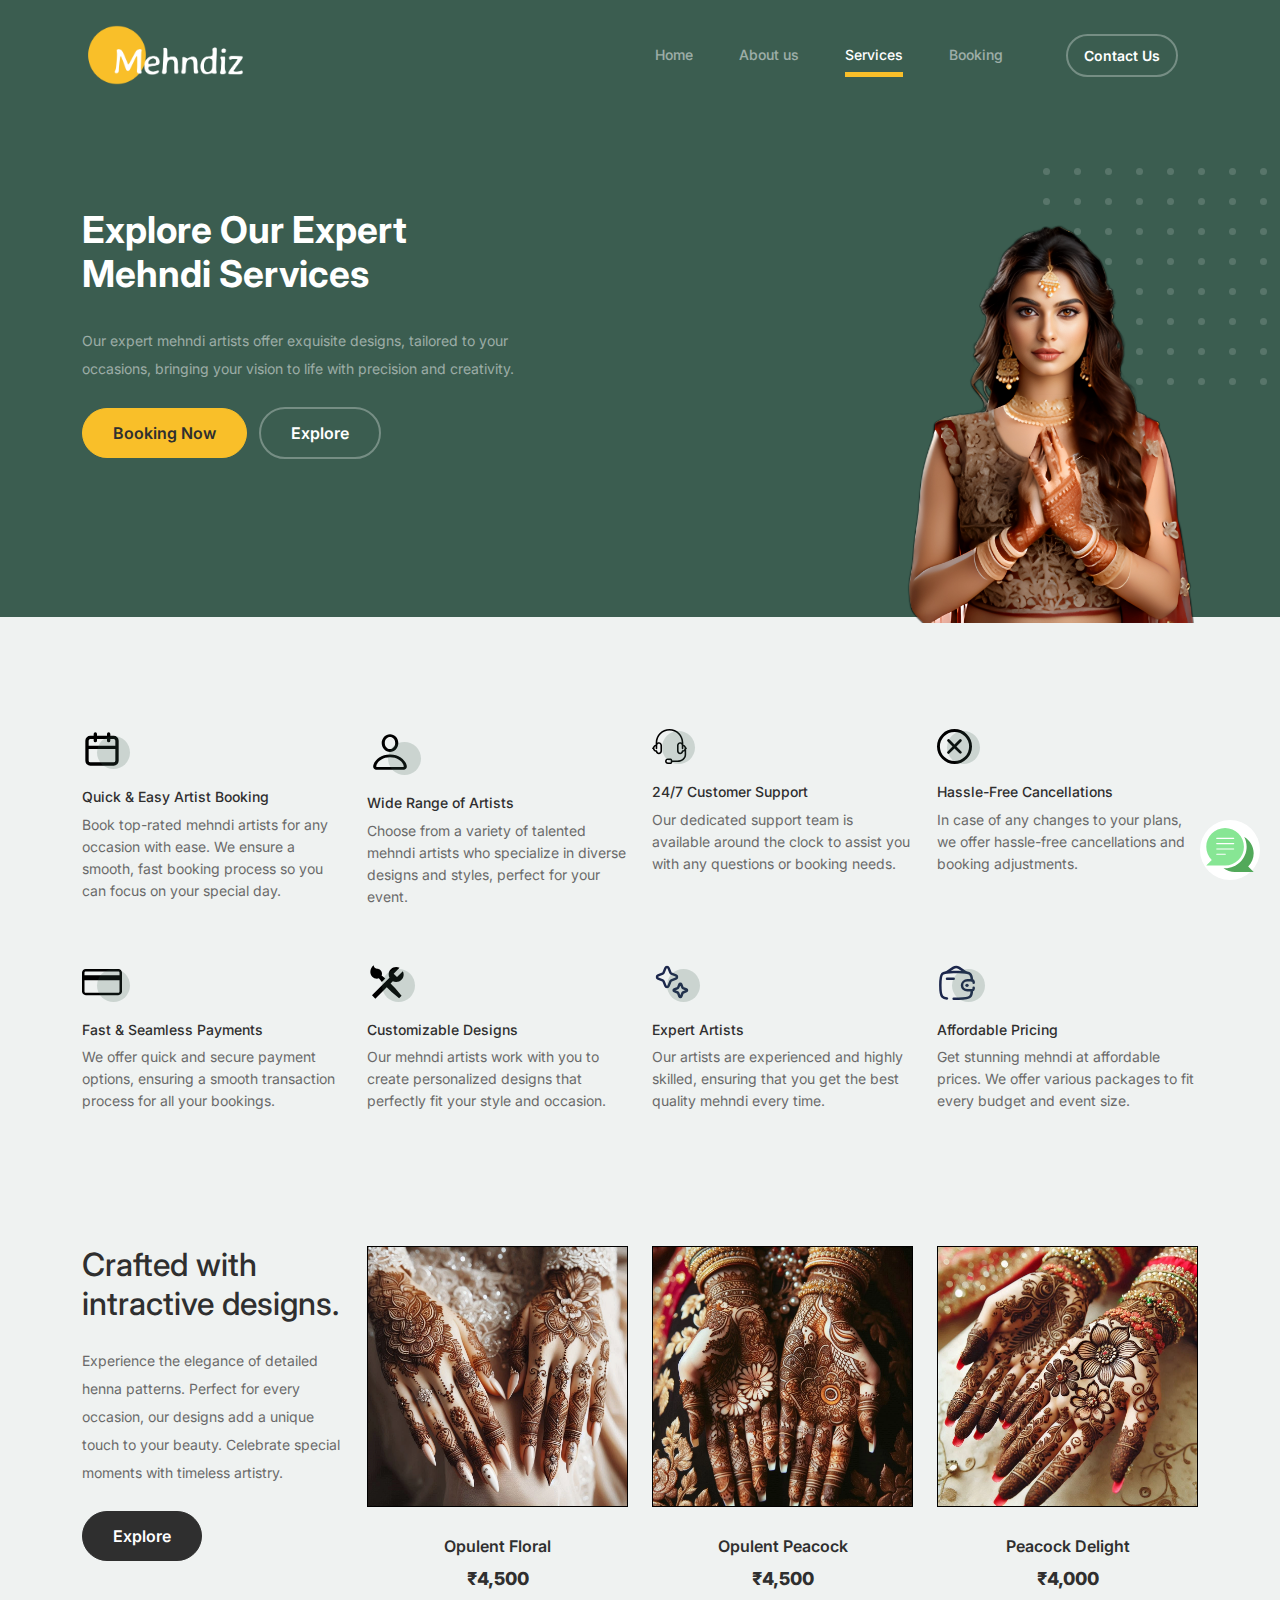
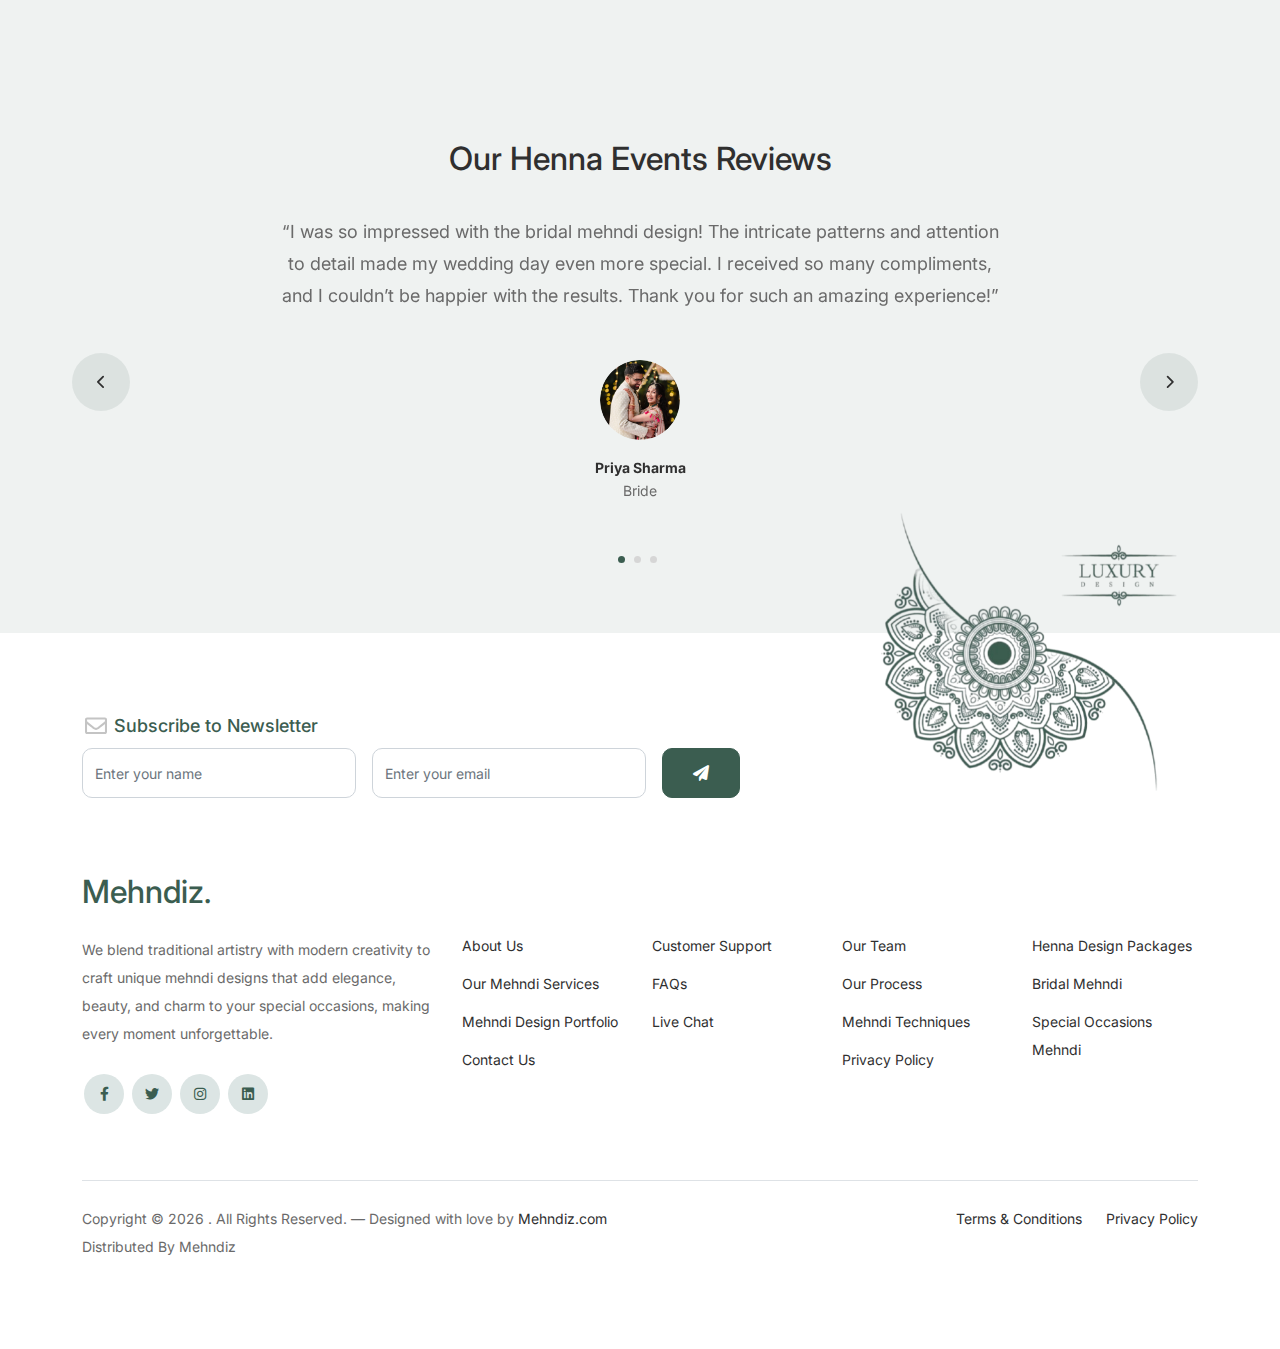
<file: services.html>
<!-- /*
* Bootstrap 5
* Template Name: Mehndiz
* Template Author: Mehndiz.com
* Template URI: https://Mehndiz.com/
* License: https://creativecommons.org/licenses/by/3.0/
*/ -->
<!DOCTYPE html>
<html lang="en">

<head>
	<meta charset="utf-8" />
	<meta name="viewport" content="width=device-width, initial-scale=1, shrink-to-fit=no" />
	<meta name="author" content="Mehndiz.com" />
	<link rel="shortcut icon" href="./images/favicon.png" type="image/x-icon">

	<meta name="description" content="" />
	<meta name="keywords" content="bootstrap, bootstrap4" />

	<!-- Bootstrap CSS -->
	<link href="css/bootstrap.min.css" rel="stylesheet" />
	<link href="https://cdnjs.cloudflare.com/ajax/libs/font-awesome/6.0.0-beta3/css/all.min.css" rel="stylesheet" />
	<link href="css/tiny-slider.css" rel="stylesheet" />
	<link href="css/style.css" rel="stylesheet" />
	<link href="css/message.css" rel="stylesheet" />
	<title>Mehndiz</title>
</head>

<body>
	<!-- Start Header/Navigation -->
	<nav class="custom-navbar navbar navbar navbar-expand-md navbar-dark bg-dark" arial-label="Furni navigation bar">
		<div class="container">
			<a class="navbar-brand" href="index.html">
				<img style="max-height: 60px; width: auto;" src="images/mehndiz.png" alt="Logo" />
			</a>

			<button class="navbar-toggler" type="button" data-bs-toggle="collapse" data-bs-target="#navbarsFurni"
				aria-controls="navbarsFurni" aria-expanded="false" aria-label="Toggle navigation">
				<span class="navbar-toggler-icon"></span>
			</button>

			<div class="collapse navbar-collapse" id="navbarsFurni">
				<ul class="custom-navbar-nav navbar-nav ms-auto mb-2 mb-md-0">
					<li class="nav-item">
						<a class="nav-link" href="index.html">Home</a>
					</li>
					<li><a class="nav-link" href="about.html">About us</a></li>
					<li class="active"><a class="nav-link" href="services.html">Services</a></li>
					<li><a class="nav-link" href="booking.html">Booking</a></li>
					<!-- <li><a class="nav-link" href="blog.html">Blog</a></li> -->

				</ul>

				<ul class="custom-navbar-cta navbar-nav mb-2 mb-md-0 ms-5">
					<li>
						<a href="contact.html" class="btn btn-white-contact active">Contact Us</a>
					</li>
				</ul>
			</div>
		</div>
	</nav>
	<!-- End Header/Navigation -->

	<!-- Start Hero Section -->
	<div class="hero">
		<div class="container">
			<div class="row justify-content-between">
				<div class="col-lg-5">
					<div class="intro-excerpt">
						<h1 class="hero-heading">Explore Our Expert Mehndi Services</h1>
						<p class="mb-4">
							Our expert mehndi artists offer exquisite designs, tailored to your occasions, bringing your
							vision to life with precision and creativity.
						</p>
						<p>
							<a href="bookingForm.html" class="btn btn-secondary me-2">Booking Now</a>
							<a href="booking.html" class="btn btn-white-outline">Explore</a>
						</p>
					</div>
				</div>
				<div class="col-lg-7">
					<div class="hero-img-wrap">
						<img src="./images/heroservice.webp"
							class="img-fluid services-hero" />
					</div>
				</div>
			</div>
		</div>
	</div>
	<!-- End Hero Section -->

	<!-- Start Why Choose Us Section -->
	<div class="why-choose-section why-choose-section-services">
		<div class="container">
			<div class="row my-5">
				<div class="col-6 col-md-6 col-lg-3 mb-4">
					<div class="feature">
						<div class="icon">
							<img src="images/calender.svg" alt="Image" class="img-fluid" />
						</div>
						<h3>Quick & Easy Artist Booking</h3>
						<p>Book top-rated mehndi artists for any occasion with ease. We ensure a smooth, fast booking
							process so you can focus on your special day.</p>
					</div>
				</div>

				<div class="col-6 col-md-6 col-lg-3 mb-4">
					<div class="feature">
						<div class="icon">
							<img src="images/person.svg" alt="Image" class="img-fluid" />
						</div>
						<h3>Wide Range of Artists</h3>
						<p>Choose from a variety of talented mehndi artists who specialize in diverse designs and
							styles, perfect for your event.</p>
					</div>
				</div>

				<div class="col-6 col-md-6 col-lg-3 mb-4">
					<div class="feature">
						<div class="icon">
							<img src="images/headphones.svg" alt="Image" class="img-fluid" />
						</div>
						<h3>24/7 Customer Support</h3>
						<p>Our dedicated support team is available around the clock to assist you with any questions or
							booking needs.</p>
					</div>
				</div>

				<div class="col-6 col-md-6 col-lg-3 mb-4">
					<div class="feature">
						<div class="icon">
							<img src="images/cancel.svg" alt="Image" class="img-fluid" />
						</div>
						<h3>Hassle-Free Cancellations</h3>
						<p>In case of any changes to your plans, we offer hassle-free cancellations and booking
							adjustments.</p>
					</div>
				</div>

				<div class="col-6 col-md-6 col-lg-3 mb-4">
					<div class="feature">
						<div class="icon">
							<img src="images/credit-card.svg" alt="Image" class="img-fluid" />
						</div>
						<h3>Fast & Seamless Payments</h3>
						<p>We offer quick and secure payment options, ensuring a smooth transaction process for all your
							bookings.</p>
					</div>
				</div>

				<div class="col-6 col-md-6 col-lg-3 mb-4">
					<div class="feature">
						<div class="icon">
							<img src="images/customize.svg" alt="Image" class="img-fluid" />
						</div>
						<h3>Customizable Designs</h3>
						<p>Our mehndi artists work with you to create personalized designs that perfectly fit your style
							and occasion.</p>
					</div>
				</div>

				<div class="col-6 col-md-6 col-lg-3 mb-4">
					<div class="feature">
						<div class="icon">
							<img src="images/stars.svg" alt="Image" class="img-fluid" />
						</div>
						<h3>Expert Artists</h3>
						<p>Our artists are experienced and highly skilled, ensuring that you get the best quality mehndi
							every time.</p>
					</div>
				</div>

				<div class="col-6 col-md-6 col-lg-3 mb-4">
					<div class="feature">
						<div class="icon">
							<img src="images/wallet.svg" alt="Image" class="img-fluid" />
						</div>
						<h3>Affordable Pricing</h3>
						<p>Get stunning mehndi at affordable prices. We offer various packages to fit every budget and
							event size.</p>
					</div>
				</div>
			</div>
		</div>
	</div>
	<!-- End Why Choose Us Section -->

	<!-- Start Product Section -->
	<div class="product-section pt-0">
		<div class="container">
			<div class="row">
				<!-- Start Column 1 -->
				<div class="col-md-12 col-lg-3 mb-5 mb-lg-0">
					<h2 class="mb-4 section-title">Crafted with intractive designs.</h2>
					<p class="mb-4">
						Experience the elegance of detailed henna patterns. Perfect for every occasion, our designs add
						a unique touch to your beauty. Celebrate
						special moments with timeless artistry.
					</p>
					<p><a href="booking.html" class="btn">Explore</a></p>
				</div>
				<!-- End Column 1 -->

					<!-- Start Column 2 -->
					<div class="col-12 col-md-4 col-lg-3 mb-5 mb-md-0">
						<a class="product-item" href="#">
							<img style="border: 1px solid black" src="images/m2.webp" class="img-fluid product-thumbnail" />
							<h3 class="product-title">Opulent Floral</h3>
							<strong class="product-price">₹4,500</strong>

						<span class="icon-cross">
							<img src="images/cross.svg" class="img-fluid" />
						</span>
					</a>
				</div>
				<!-- End Column 2 -->

					<!-- Start Column 3 -->
					<div class="col-12 col-md-4 col-lg-3 mb-5 mb-md-0">
						<a class="product-item" href="#">
							<img style="border: 1px solid black" src="images/mehndi design 2.webp" class="img-fluid product-thumbnail" />
							<h3 class="product-title">Opulent Peacock</h3>
							<strong class="product-price">₹4,500</strong>

						<span class="icon-cross">
							<img src="images/cross.svg" class="img-fluid" />
						</span>
					</a>
				</div>
				<!-- End Column 3 -->

					<!-- Start Column 4 -->
					<div class="col-12 col-md-4 col-lg-3 mb-5 mb-md-0">
						<a class="product-item" href="#">
							<img style="border: 1px solid black" src="images/mehndi design.webp" class="img-fluid product-thumbnail" />
							<h3 class="product-title">Peacock Delight</h3>
							<strong class="product-price">₹4,000</strong>

						<span class="icon-cross">
							<img src="images/cross.svg" class="img-fluid" />
						</span>
					</a>
				</div>
				<!-- End Column 4 -->
			</div>
		</div>
	</div>
	<!-- End Product Section -->

	<!-- Start Testimonial Slider -->
	<div class="testimonial-section">
		<div class="container">
			<div class="row">
				<div class="col-lg-7 mx-auto text-center">
					<h2 class="section-title">Our Henna Events Reviews</h2>
				</div>
			</div>

			<div class="row justify-content-center">
				<div class="col-lg-12">
					<div class="testimonial-slider-wrap text-center">
						<div id="testimonial-nav">
							<span class="prev" data-controls="prev"><span class="fa fa-chevron-left"></span></span>
							<span class="next" data-controls="next"><span class="fa fa-chevron-right"></span></span>
						</div>

						<div class="testimonial-slider">
							<div class="item">
								<div class="row justify-content-center">
									<div class="col-lg-8 mx-auto">
										<div class="testimonial-block text-center">
											<blockquote class="mb-5">
												<p>
													&ldquo;I was so impressed with the bridal mehndi design! The intricate patterns 
													and attention to detail made my wedding day even more special. I received so many 
													compliments, and I couldn’t be happier with the results. Thank you for such an 
													amazing experience!&rdquo;
												</p>
											</blockquote>

											<div class="author-info">
												<div class="author-pic">
													<img src="./images/testimonial1.webp" alt="Saanjh Designs"
														class="img-fluid" />
												</div>
												<h3 class="font-weight-bold">Priya Sharma</h3>
                                    <span class="position d-block mb-3">Bride</span>
											</div>
										</div>
									</div>
								</div>
							</div>
							<!-- END item -->

							<div class="item">
								<div class="row justify-content-center">
									<div class="col-lg-8 mx-auto">
										<div class="testimonial-block text-center">
											<blockquote class="mb-5">
												<p>
													&ldquo;The festive mehndi design added so much charm to our Diwali celebrations. 
													The designs were bold, beautiful, and perfectly suited for the occasion. 
													The artist’s skill and professionalism were truly exceptional!&rdquo;
												</p>
	
											</blockquote>

											<div class="author-info">
												<div class="author-pic">
													<img src="./images/testimonial2.webp" alt="Rivaaj Mehndi"
														class="img-fluid" />
												</div>
												<h3 class="font-weight-bold">Aarti Patel</h3>
												<span class="position d-block mb-3">Festive Client</span>
											</div>
										</div>
									</div>
								</div>
							</div>
							<!-- END item -->

							<div class="item">
								<div class="row justify-content-center">
									<div class="col-lg-8 mx-auto">
										<div class="testimonial-block text-center">
											<blockquote class="mb-5">
												<p>
													&ldquo;I requested a custom mehndi design, and it exceeded my expectations. 
													The mix of traditional and modern patterns was exactly what I wanted. 
													Everyone loved it, and I couldn’t stop admiring the artistry myself!&rdquo;
												</p>
											</blockquote>

											<div class="author-info">
												<div class="author-pic">
													<img src="./images/testimonial3jpg.webp" alt="Heer Mehndi"
														class="img-fluid" />
												</div>
												<h3 class="font-weight-bold">Neha Verma</h3>
												<span class="position d-block mb-3">Happy Client</span>
											</div>
										</div>
									</div>
								</div>
							</div>
							<!-- END item -->
						</div>
					</div>
				</div>
			</div>
		</div>
	</div>
	<!-- End Testimonial Slider -->

		<!-- message section  -->
		<div class="floating-msg" id="floatingMsg">
			<div class="msg-logo" id="msgLogo"><img src="images/message.svg" /></div>
			<div class="msg-icons msg-img" id="msg-icons">
				<a href="https://web.whatsapp.com/" target="_blank"><img src="images/Whatsapp.webp" alt="WhatsApp" /></a>
				<a href="tel:+91 7354682418"><img src="images/Phone.webp" alt="Phone" /></a>
				<a href="https://t.me/+pEzBbFcM0GFjNzk1" target="_blank"><img src="images/Telegram.webp" alt="Telegram" /></a>
			</div>
		</div>
		<!-- message section  -->

	<!-- Start Footer Section -->
	<footer class="footer-section">
		<div class="container relative">
			<div class="sofa-img">
				<img src="images/design.webp" alt="Image" class="img-fluid" />
			</div>

			<div class="row">
				<div class="col-lg-8">
					<div class="subscription-form">
						<h3 class="d-flex align-items-center">
							<span class="me-1"><img src="images/envelope-outline.svg" alt="Image"
									class="img-fluid" /></span><span>Subscribe to Newsletter</span>
						</h3>

						<form action="#" class="row g-3">
							<div class="col-auto">
								<input type="text" class="form-control" placeholder="Enter your name" />
							</div>
							<div class="col-auto">
								<input type="email" class="form-control" placeholder="Enter your email" />
							</div>
							<div class="col-auto">
								<button class="btn btn-primary">
									<span class="fa fa-paper-plane"></span>
								</button>
							</div>
						</form>
					</div>
				</div>
			</div>

			<div class="row g-4 mb-5">
				<div class="col-lg-4">
					<div class="mb-4 footer-logo-wrap">
						<a href="#" class="footer-logo">Mehndiz<span>.</span></a>
					</div>
					<p class="mb-4">
						We blend traditional artistry with modern creativity to craft unique mehndi designs that add
						elegance, beauty, and charm to your special
						occasions, making every moment unforgettable.
					</p>

					<ul class="list-unstyled custom-social">
						<li>
							<a href="#"><span class="fa fa-brands fa-facebook-f"></span></a>
						</li>
						<li>
							<a href="#"><span class="fa fa-brands fa-twitter"></span></a>
						</li>
						<li>
							<a href="#"><span class="fa fa-brands fa-instagram"></span></a>
						</li>
						<li>
							<a href="#"><span class="fa fa-brands fa-linkedin"></span></a>
						</li>
					</ul>
				</div>

				<div class="col-lg-8">
					<div class="row links-wrap">
						<div class="col-6 col-sm-6 col-md-3">
							<ul class="list-unstyled">
								<li><a href="about.html">About Us</a></li>
								<li><a href="services.html">Our Mehndi Services</a></li>
								<li><a href="booking.html">Mehndi Design Portfolio</a></li>
								<li><a href="contact.html">Contact Us</a></li>
							</ul>
						</div>

						<div class="col-6 col-sm-6 col-md-3">
							<ul class="list-unstyled">
								<li><a href="contact.html">Customer Support</a></li>
								<li><a href="#">FAQs</a></li>
								<li><a href="#">Live Chat</a></li>
							</ul>
						</div>

						<div class="col-6 col-sm-6 col-md-3">
							<ul class="list-unstyled">
								<li><a href="#">Our Team</a></li>
								<li><a href="#">Our Process</a></li>
								<li><a href="#">Mehndi Techniques</a></li>
								<li><a href="#">Privacy Policy</a></li>
							</ul>
						</div>

						<div class="col-6 col-sm-6 col-md-3">
							<ul class="list-unstyled">
								<li><a href="booking.html">Henna Design Packages</a></li>
								<li><a href="booking.html">Bridal Mehndi</a></li>
								<li><a href="booking.html">Special Occasions Mehndi</a></li>
							</ul>
						</div>
					</div>
				</div>
			</div>

			<div class="border-top copyright">
				<div class="row pt-4">
					<div class="col-lg-6">
						<p class="mb-2 text-center text-lg-start">
							Copyright &copy;
							<script>
								document.write(new Date().getFullYear());
							</script>
							. All Rights Reserved. &mdash; Designed with love by <a href="">Mehndiz.com</a> Distributed
							By <a hreff="">Mehndiz</a>
							<!-- License information: https://Mehndiz.com/license/ -->
						</p>
					</div>

					<div class="col-lg-6 text-center text-lg-end">
						<ul class="list-unstyled d-inline-flex ms-auto">
							<li class="me-4"><a href="#">Terms &amp; Conditions</a></li>
							<li><a href="#">Privacy Policy</a></li>
						</ul>
					</div>
				</div>
			</div>
		</div>
	</footer>
	<!-- End Footer Section -->

	<script src="js/bootstrap.bundle.min.js"></script>
	<script src="js/tiny-slider.js"></script>
	<script src="js/custom.js"></script>
	<script src="js/message.js"></script>
</body>

</html>
</file>
<file: css/tiny-slider.css>
.tns-outer{padding:0 !important}.tns-outer [hidden]{display:none !important}.tns-outer [aria-controls],.tns-outer [data-action]{cursor:pointer}.tns-slider{-webkit-transition:all 0s;-moz-transition:all 0s;transition:all 0s}.tns-slider>.tns-item{-webkit-box-sizing:border-box;-moz-box-sizing:border-box;box-sizing:border-box}.tns-horizontal.tns-subpixel{white-space:nowrap}.tns-horizontal.tns-subpixel>.tns-item{display:inline-block;vertical-align:top;white-space:normal}.tns-horizontal.tns-no-subpixel:after{content:'';display:table;clear:both}.tns-horizontal.tns-no-subpixel>.tns-item{float:left}.tns-horizontal.tns-carousel.tns-no-subpixel>.tns-item{margin-right:-100%}.tns-no-calc{position:relative;left:0}.tns-gallery{position:relative;left:0;min-height:1px}.tns-gallery>.tns-item{position:absolute;left:-100%;-webkit-transition:transform 0s, opacity 0s;-moz-transition:transform 0s, opacity 0s;transition:transform 0s, opacity 0s}.tns-gallery>.tns-slide-active{position:relative;left:auto !important}.tns-gallery>.tns-moving{-webkit-transition:all 0.25s;-moz-transition:all 0.25s;transition:all 0.25s}.tns-autowidth{display:inline-block}.tns-lazy-img{-webkit-transition:opacity 0.6s;-moz-transition:opacity 0.6s;transition:opacity 0.6s;opacity:0.6}.tns-lazy-img.tns-complete{opacity:1}.tns-ah{-webkit-transition:height 0s;-moz-transition:height 0s;transition:height 0s}.tns-ovh{overflow:hidden}.tns-visually-hidden{position:absolute;left:-10000em}.tns-transparent{opacity:0;visibility:hidden}.tns-fadeIn{opacity:1;filter:alpha(opacity=100);z-index:0}.tns-normal,.tns-fadeOut{opacity:0;filter:alpha(opacity=0);z-index:-1}.tns-vpfix{white-space:nowrap}.tns-vpfix>div,.tns-vpfix>li{display:inline-block}.tns-t-subp2{margin:0 auto;width:310px;position:relative;height:10px;overflow:hidden}.tns-t-ct{width:2333.3333333%;width:-webkit-calc(100% * 70 / 3);width:-moz-calc(100% * 70 / 3);width:calc(100% * 70 / 3);position:absolute;right:0}.tns-t-ct:after{content:'';display:table;clear:both}.tns-t-ct>div{width:1.4285714%;width:-webkit-calc(100% / 70);width:-moz-calc(100% / 70);width:calc(100% / 70);height:10px;float:left}

/*# sourceMappingURL=sourcemaps/tiny-slider.css.map */
</file>
<file: css/style.css>
/*
* Template Name: UntreeStore
* Template Author: Mehndiz.com
* Author URI: https://Mehndiz.com/
* License: https://creativecommons.org/licenses/by/3.0/
*/
@import url("https://fonts.googleapis.com/css2?family=Inter:wght@400;500;600;700;800&display=swap");

body {
  overflow-x: hidden;
  position: relative;
}

body {
  font-family: "Inter", sans-serif;
  font-weight: 400;
  line-height: 28px;
  color: #6a6a6a;
  font-size: 14px;
  background-color: #eff2f1;
}

.booking-button {
  width: 220px;
  height: 63px;
  left: 464px;
  top: 729px;
  position: absolute;
  background: #eefbf0;
  border-radius: 31.5px;
  text-decoration: none;
}

.booking-button:hover {
  background-color: #b9b9b9;
}

.discount-button {
  width: 220px;
  height: 63px;
  left: 773px;
  top: 729px;
  position: absolute;
  background: #3b593d;
  border-radius: 31.5px;
  border: 2px #e2e4d4 solid;
  text-decoration: none;
}

.discount-button:hover {
  background: #2f4731;
}

a {
  text-decoration: none;
  -webkit-transition: 0.3s all ease;
  -o-transition: 0.3s all ease;
  transition: 0.3s all ease;
  color: #2f2f2f;
  text-decoration: underline;
}

a:hover {
  color: #2f2f2f;
  text-decoration: none;
}

a.more {
  font-weight: 600;
}

.custom-navbar {
  background: #3b5d50 !important;
  padding-top: 20px;
  padding-bottom: 20px;
}

.custom-navbar .navbar-brand {
  font-size: 32px;
  font-weight: 600;
}

.custom-navbar .navbar-brand > span {
  opacity: 0.4;
}

.custom-navbar .navbar-toggler {
  border-color: transparent;
}

.custom-navbar .navbar-toggler:active,
.custom-navbar .navbar-toggler:focus {
  -webkit-box-shadow: none;
  box-shadow: none;
  outline: none;
}

@media (min-width: 992px) {
  .custom-navbar .custom-navbar-nav li {
    margin-left: 15px;
    margin-right: 15px;
  }
}

.custom-navbar .custom-navbar-nav li a {
  font-weight: 500;
  color: #ffffff !important;
  opacity: 0.5;
  -webkit-transition: 0.3s all ease;
  -o-transition: 0.3s all ease;
  transition: 0.3s all ease;
  position: relative;
}

@media (min-width: 768px) {
  .custom-navbar .custom-navbar-nav li a:before {
    content: "";
    position: absolute;
    bottom: 0;
    left: 8px;
    right: 8px;
    background: #f9bf29;
    height: 5px;
    opacity: 1;
    visibility: visible;
    width: 0;
    -webkit-transition: 0.15s all ease-out;
    -o-transition: 0.15s all ease-out;
    transition: 0.15s all ease-out;
  }
}

.custom-navbar .custom-navbar-nav li a:hover {
  opacity: 1;
}

.custom-navbar .custom-navbar-nav li a:hover:before {
  width: calc(100% - 16px);
}

.custom-navbar .custom-navbar-nav li.active a {
  opacity: 1;
}

.custom-navbar .custom-navbar-nav li.active a:before {
  width: calc(100% - 16px);
}

.custom-navbar .custom-navbar-cta {
  margin-left: 0 !important;
  -webkit-box-orient: horizontal;
  -webkit-box-direction: normal;
  -ms-flex-direction: row;
  flex-direction: row;
}

@media (min-width: 768px) {
  .custom-navbar .custom-navbar-cta {
    margin-left: 40px !important;
  }
}

.custom-navbar .custom-navbar-cta li {
  margin-left: 0px;
  margin-right: 0px;
}

.custom-navbar .custom-navbar-cta li:first-child {
  margin-right: 20px;
}

.hero {
  background: #3b5d50;
  padding: calc(4rem - 30px) 0 0rem 0;
}

@media (min-width: 768px) {
  .hero {
    padding: calc(4rem - 30px) 0 4rem 0;
  }
}

@media (min-width: 992px) {
  .hero {
    padding: calc(8rem - 30px) 0 8rem 0;
  }
}

.hero .intro-excerpt {
  position: relative;
  z-index: 4;
}

@media (min-width: 992px) {
  .hero .intro-excerpt {
    max-width: 450px;
  }
}

.hero h1 {
  font-weight: 700;
  color: #ffffff;
  margin-bottom: 30px;
}

@media (min-width: 1400px) {
  .hero h1 {
    font-size: 54px;
  }
}

.hero p {
  color: rgba(255, 255, 255, 0.5);
  margin-bottom: 30px;
}

.hero .hero-img-wrap {
  position: relative;
}

.hero .hero-img-wrap .img-hero {
  position: relative;
  top: 5.6rem;
  z-index: 2;
  max-width: 80%;
  /* left: -20px; */
}

@media (min-width: 768px) {
  .hero .hero-img-wrap .img-hero {
    right: -9.2rem;
    top: 5.6rem;
  }
}

@media (min-width: 992px) {
  .hero .hero-img-wrap .img-hero {
    /* left: 0px; */
    top: 5rem;
    position: absolute;
    right: -1rem;
  }
}

@media (min-width: 1200px) {
  .hero .hero-img-wrap .img-hero {
    top: 3rem;
    right: -0.5rem;
    /* right: -100px; */
  }
}

/* Services Hero Section  */
.hero .hero-img-wrap .services-hero {
  position: relative;
  top: 0rem;
  z-index: 2;
  max-width: 64%;
  right: -4rem;
  /* left: -20px; */
}

@media (min-width: 768px) {
  .hero .hero-img-wrap .services-hero {
    right: -9.2rem;
    top: 4rem;
  }
}

@media (min-width: 992px) {
  .hero .hero-img-wrap .services-hero {
    /* left: 0px; */
    top: 6.3rem;
    position: absolute;
    right: -1rem;
  }
}

@media (min-width: 1200px) {
  .hero .hero-img-wrap .services-hero {
    top: 0.3rem;
    right: -3.5rem;
    /* right: -100px; */
  }
}

@media (min-width: 1400px) {
  .hero .hero-img-wrap .services-hero {
    top: -4.4rem;
    right: -2.5rem;
    /* right: -100px; */
  }
}

.hero .hero-img-wrap:after {
  content: "";
  position: absolute;
  width: 200px;
  height: 175px;
  background-image: url("../images/dots-light.svg");
  background-size: contain;
  background-repeat: no-repeat;
  right: 2px;
  top: 20px;
}

@media (min-width: 452px) {
  .hero .hero-img-wrap:after {
    width: 255px;
    height: 217px;
    top: 8px;
    right: 10px;
  }
}

@media (min-width: 768px) {
  .hero .hero-img-wrap:after {
    top: 8px;
    right: -95px;
  }
}

@media (min-width: 992px) {
  .hero .hero-img-wrap:after {
    top: -10px;
    right: -98px;
  }
}

@media (min-width: 1200px) {
  .hero .hero-img-wrap:after {
    top: -40px;
    right: -100px;
  }
}

/* Hero Logo  */
.logo-img {
  max-height: 60px;
  width: auto;
}

@media (min-width: 450) {
  .logo-img {
    min-height: 60px;
  }
}

.btn {
  font-weight: 600;
  padding: 12px 30px;
  border-radius: 30px;
  color: #ffffff;
  background: #2f2f2f;
  border-color: #2f2f2f;
}

.btn:hover {
  color: #ffffff;
  background: #222222;
  border-color: #222222;
}

.btn:active,
.btn:focus {
  outline: none !important;
  -webkit-box-shadow: none;
  box-shadow: none;
}

.btn.btn-primary {
  background: #3b5d50;
  border-color: #3b5d50;
}

.btn.btn-primary:hover {
  background: #314d43;
  border-color: #314d43;
}

.btn.btn-secondary {
  color: #2f2f2f;
  background: #f9bf29;
  border-color: #f9bf29;
}

.btn.btn-secondary:hover {
  background: #f8b810;
  border-color: #f8b810;
}

.btn.btn-white-outline {
  background: transparent;
  border-width: 2px;
  border-color: rgba(255, 255, 255, 0.3);
}

.btn.btn-white-outline:hover {
  border-color: white;
  color: #ffffff;
}

/* Active state styling */
.btn.btn-white-contact.active {
  background: transparent;
  border-width: 2px;
  border-color: rgba(255, 255, 255, 0.3);
  padding: 9px 16px;
  /* Button ki size adjust karne ke liye */
  font-size: 14px;
  /* Font ki size adjust karne ke liye */
  border-radius: 35px;
  /* Button ke corners round karne ke liye */
}

/* Hover effect, agar active class ho */
.btn.btn-white-contact.active:hover {
  border-color: white;
  color: #ffffff;
  background: rgba(255, 255, 255, 0.1);
  /* Optional background for hover effect */
}

.section-title {
  color: #2f2f2f;
}

.product-section {
  padding: 7.5rem 0rem 0rem 0;
}

@media screen and (min-width: 450px) {
  .product-section {
    padding: 7rem 0rem 3rem 0;
  }
}

.product-section .product-item {
  text-align: center;
  text-decoration: none;
  display: block;
  position: relative;
  padding-bottom: 50px;
  cursor: pointer;
}

.product-section .product-item .product-thumbnail {
  margin-bottom: 30px;
  position: relative;
  top: 0;
  -webkit-transition: 0.3s all ease;
  -o-transition: 0.3s all ease;
  transition: 0.3s all ease;
}

.product-section .product-item h3 {
  font-weight: 600;
  font-size: 16px;
}

.product-section .product-item strong {
  font-weight: 800 !important;
  font-size: 18px !important;
}

.product-section .product-item h3,
.product-section .product-item strong {
  color: #2f2f2f;
  text-decoration: none;
}

.product-section .product-item .icon-cross {
  position: absolute;
  width: 55px;
  height: 35px;
  display: inline-block;
  /* background: #2f2f2f; */
  bottom: 15px;
  left: 50%;
  -webkit-transform: translateX(-50%);
  -ms-transform: translateX(-50%);
  transform: translateX(-50%);
  margin-bottom: -17.5px;
  border-radius: 50%;
  opacity: 0;
  visibility: hidden;
  -webkit-transition: 0.3s all ease;
  -o-transition: 0.3s all ease;
  transition: 0.3s all ease;
}

.product-section .product-item .icon-cross img {
  position: absolute;
  left: 50%;
  top: 50%;
  -webkit-transform: translate(-50%, -50%);
  -ms-transform: translate(-50%, -50%);
  transform: translate(-50%, -50%);
}

.product-section .product-item:before {
  bottom: 0;
  left: 0;
  right: 0;
  position: absolute;
  content: "";
  background: #dce5e4;
  height: 0%;
  z-index: -1;
  border-radius: 10px;
  -webkit-transition: 0.3s all ease;
  -o-transition: 0.3s all ease;
  transition: 0.3s all ease;
}

.product-section .product-item:hover .product-thumbnail {
  top: -25px;
}

.product-section .product-item:hover .icon-cross {
  bottom: 0;
  opacity: 1;
  visibility: visible;
}

.product-section .product-item:hover:before {
  height: 70%;
}

.why-choose-section {
  padding: 0rem 0rem 4rem 0;
}

@media (min-width: 450px) {
  .why-choose-section {
    padding: 7rem 0rem 2rem 0rem;
  }
}

.why-choose-section-about {
  padding: 7.5rem 0rem 4rem 0 !important;
}

@media (min-width: 450px) {
  .why-choose-section-about {
    padding: 7rem 0rem 2rem 0rem !important;
  }
}

.why-choose-section-services {
  padding: 0rem !important;
}

@media (min-width: 450px) {
  .why-choose-section-services {
    padding: 4rem 0rem 2rem 0rem !important;
  }
}

.why-choose-section .img-wrap {
  position: relative;
}

.why-choose-section .img-wrap:before {
  position: absolute;
  content: "";
  width: 255px;
  height: 217px;
  background-image: url("../images/dots-yellow.svg");
  background-repeat: no-repeat;
  background-size: contain;
  -webkit-transform: translate(-40%, -40%);
  -ms-transform: translate(-40%, -40%);
  transform: translate(-40%, -40%);
  z-index: -1;
}

.why-choose-section .img-wrap img {
  border-radius: 20px;
}

.feature {
  margin-bottom: 30px;
}

.feature .icon {
  display: inline-block;
  position: relative;
  margin-bottom: 20px;
}

.feature .icon:before {
  content: "";
  width: 33px;
  height: 33px;
  position: absolute;
  background: rgba(59, 93, 80, 0.2);
  border-radius: 50%;
  right: -8px;
  bottom: 0;
}

.feature h3 {
  font-size: 14px;
  color: #2f2f2f;
}

.feature p {
  font-size: 14px;
  line-height: 22px;
  color: #6a6a6a;
}

.we-help-section {
  padding: 7rem 0rem 3rem 0;
}

@media (min-width: 450px) {
  .we-help-section {
    padding: 7rem 0;
  }
}

.we-help-section .imgs-grid {
  display: -ms-grid;
  display: grid;
  -ms-grid-columns: (1fr) [27];
  grid-template-columns: repeat(27, 1fr);
  position: relative;
}

.we-help-section .imgs-grid:before {
  position: absolute;
  content: "";
  width: 255px;
  height: 217px;
  background-image: url("../images/dots-green.svg");
  background-size: contain;
  background-repeat: no-repeat;
  -webkit-transform: translate(-40%, -40%);
  -ms-transform: translate(-40%, -40%);
  transform: translate(-40%, -40%);
  z-index: -1;
}

.we-help-section .imgs-grid .grid {
  position: relative;
}

.we-help-section .imgs-grid .grid img {
  border-radius: 20px;
  max-width: 100%;
}

.we-help-section .imgs-grid .grid.grid-1 {
  -ms-grid-column: 1;
  -ms-grid-column-span: 18;
  grid-column: 1 / span 18;
  -ms-grid-row: 1;
  -ms-grid-row-span: 27;
  grid-row: 1 / span 27;
}

.we-help-section .imgs-grid .grid.grid-2 {
  -ms-grid-column: 19;
  -ms-grid-column-span: 27;
  grid-column: 19 / span 27;
  -ms-grid-row: 1;
  -ms-grid-row-span: 5;
  grid-row: 1 / span 5;
  padding-left: 20px;
}

.we-help-section .imgs-grid .grid.grid-3 {
  -ms-grid-column: 14;
  -ms-grid-column-span: 16;
  grid-column: 14 / span 16;
  -ms-grid-row: 6;
  -ms-grid-row-span: 27;
  grid-row: 6 / span 27;
  padding-top: 20px;
}

.custom-list {
  width: 100%;
}

.custom-list li {
  display: inline-block;
  width: calc(50% - 20px);
  margin-bottom: 12px;
  line-height: 1.5;
  position: relative;
  padding-left: 20px;
}

.custom-list li:before {
  content: "";
  width: 8px;
  height: 8px;
  border-radius: 50%;
  border: 2px solid #3b5d50;
  position: absolute;
  left: 0;
  top: 8px;
}

.popular-product {
  padding: 1rem 0;
}

.popular-product-booking {
  padding: 8rem 0 0 0;
}

@media screen and (min-width: 450px) {
  .popular-product-booking {
    padding: 6rem 0;
  }
}

.popular-product .product-item-sm h3 {
  font-size: 14px;
  font-weight: 700;
  color: #2f2f2f;
}

.popular-product .product-item-sm a {
  text-decoration: none;
  color: #2f2f2f;
  -webkit-transition: 0.3s all ease;
  -o-transition: 0.3s all ease;
  transition: 0.3s all ease;
}

.popular-product .product-item-sm a:hover {
  color: rgba(47, 47, 47, 0.5);
}

.popular-product .product-item-sm p {
  line-height: 1.4;
  margin-bottom: 10px;
  font-size: 14px;
}

.popular-product .product-item-sm .thumbnail {
  margin-right: 10px;
  -webkit-box-flex: 0;
  -ms-flex: 0 0 120px;
  flex: 0 0 120px;
  position: relative;
}

.popular-product .product-item-sm .thumbnail:before {
  content: "";
  position: absolute;
  border-radius: 20px;
  background: #dce5e4;
  width: 98px;
  height: 98px;
  top: 50%;
  left: 50%;
  -webkit-transform: translate(-50%, -50%);
  -ms-transform: translate(-50%, -50%);
  transform: translate(-50%, -50%);
  z-index: -1;
}

.testimonial-section {
  padding: 1rem 0 7rem 0;
}

@media screen and (min-width: 450px) {
  .testimonial-section {
    padding: 3rem 0 7rem 0;
  }
}

.testimonial-slider-wrap {
  position: relative;
}

.testimonial-slider-wrap .tns-inner {
  padding-top: 30px;
}

.testimonial-slider-wrap .item .testimonial-block blockquote {
  font-size: 16px;
}

@media (min-width: 768px) {
  .testimonial-slider-wrap .item .testimonial-block blockquote {
    line-height: 32px;
    font-size: 18px;
  }
}

.testimonial-slider-wrap .item .testimonial-block .author-info .author-pic {
  margin-bottom: 20px;
}

.testimonial-slider-wrap .item .testimonial-block .author-info .author-pic img {
  max-width: 80px;
  border-radius: 50%;
}

.testimonial-slider-wrap .item .testimonial-block .author-info h3 {
  font-size: 14px;
  font-weight: 700;
  color: #2f2f2f;
  margin-bottom: 0;
}

.testimonial-slider-wrap #testimonial-nav {
  position: absolute;
  top: 50%;
  z-index: 99;
  width: 100%;
  display: none;
}

@media (min-width: 768px) {
  .testimonial-slider-wrap #testimonial-nav {
    display: block;
  }
}

.testimonial-slider-wrap #testimonial-nav > span {
  cursor: pointer;
  position: absolute;
  width: 58px;
  height: 58px;
  line-height: 58px;
  border-radius: 50%;
  background: rgba(59, 93, 80, 0.1);
  color: #2f2f2f;
  -webkit-transition: 0.3s all ease;
  -o-transition: 0.3s all ease;
  transition: 0.3s all ease;
}

.testimonial-slider-wrap #testimonial-nav > span:hover {
  background: #3b5d50;
  color: #ffffff;
}

.testimonial-slider-wrap #testimonial-nav .prev {
  left: -10px;
}

.testimonial-slider-wrap #testimonial-nav .next {
  right: 0;
}

.testimonial-slider-wrap .tns-nav {
  position: absolute;
  bottom: -50px;
  left: 50%;
  -webkit-transform: translateX(-50%);
  -ms-transform: translateX(-50%);
  transform: translateX(-50%);
}

.testimonial-slider-wrap .tns-nav button {
  background: none;
  border: none;
  display: inline-block;
  position: relative;
  width: 0 !important;
  height: 7px !important;
  margin: 2px;
}

.testimonial-slider-wrap .tns-nav button:active,
.testimonial-slider-wrap .tns-nav button:focus,
.testimonial-slider-wrap .tns-nav button:hover {
  outline: none;
  -webkit-box-shadow: none;
  box-shadow: none;
  background: none;
}

.testimonial-slider-wrap .tns-nav button:before {
  display: block;
  width: 7px;
  height: 7px;
  left: 0;
  top: 0;
  position: absolute;
  content: "";
  border-radius: 50%;
  -webkit-transition: 0.3s all ease;
  -o-transition: 0.3s all ease;
  transition: 0.3s all ease;
  background-color: #d6d6d6;
}

.testimonial-slider-wrap .tns-nav button:hover:before,
.testimonial-slider-wrap .tns-nav button.tns-nav-active:before {
  background-color: #3b5d50;
}

.before-footer-section {
  padding: 7rem 0 12rem 0 !important;
}

.blog-section {
  padding: -0.5rem 0 12rem 0;
}

.blog-section .post-entry a {
  text-decoration: none;
}

.blog-section .post-entry .post-thumbnail {
  display: block;
  margin-bottom: 20px;
}

.blog-section .post-entry .post-thumbnail img {
  border-radius: 20px;
  -webkit-transition: 0.3s all ease;
  -o-transition: 0.3s all ease;
  transition: 0.3s all ease;
}

.blog-section .post-entry .post-content-entry {
  padding-left: 15px;
  padding-right: 15px;
}

.blog-section .post-entry .post-content-entry h3 {
  font-size: 16px;
  margin-bottom: 0;
  font-weight: 600;
  margin-bottom: 7px;
}

.blog-section .post-entry .post-content-entry .meta {
  font-size: 14px;
}

.blog-section .post-entry .post-content-entry .meta a {
  font-weight: 600;
}

.blog-section .post-entry:hover .post-thumbnail img,
.blog-section .post-entry:focus .post-thumbnail img {
  opacity: 0.7;
}

.footer-section {
  padding: 80px 0;
  background: #ffffff;
}

.footer-section .relative {
  position: relative;
}

.footer-section a {
  text-decoration: none;
  color: #2f2f2f;
  -webkit-transition: 0.3s all ease;
  -o-transition: 0.3s all ease;
  transition: 0.3s all ease;
}

.footer-section a:hover {
  color: rgba(47, 47, 47, 0.5);
}

.footer-section .subscription-form {
  margin-bottom: 40px;
  position: relative;
  z-index: 2;
  margin-top: 100px;
}

@media (min-width: 992px) {
  .footer-section .subscription-form {
    margin-top: 0px;
    margin-bottom: 80px;
  }
}

.footer-section .subscription-form h3 {
  font-size: 18px;
  font-weight: 500;
  color: #3b5d50;
}

.footer-section .subscription-form .form-control {
  height: 50px;
  border-radius: 10px;
  font-family: "Inter", sans-serif;
}

.footer-section .subscription-form .form-control:active,
.footer-section .subscription-form .form-control:focus {
  outline: none;
  -webkit-box-shadow: none;
  box-shadow: none;
  border-color: #3b5d50;
  -webkit-box-shadow: 0 1px 4px 0 rgba(0, 0, 0, 0.2);
  box-shadow: 0 1px 4px 0 rgba(0, 0, 0, 0.2);
}

.footer-section .subscription-form .form-control::-webkit-input-placeholder {
  font-size: 14px;
}

.footer-section .subscription-form .form-control::-moz-placeholder {
  font-size: 14px;
}

.footer-section .subscription-form .form-control:-ms-input-placeholder {
  font-size: 14px;
}

.footer-section .subscription-form .form-control:-moz-placeholder {
  font-size: 14px;
}

.footer-section .subscription-form .btn {
  border-radius: 10px !important;
}

.footer-section .sofa-img {
  position: absolute;
  top: -200px;
  z-index: 1;
  right: 0;
}

.footer-section .sofa-img img {
  max-width: 380px;
}

.footer-section .links-wrap {
  margin-top: 0px;
}

@media (min-width: 992px) {
  .footer-section .links-wrap {
    margin-top: 54px;
  }
}

.footer-section .links-wrap ul li {
  margin-bottom: 10px;
}

.footer-section .footer-logo-wrap .footer-logo {
  font-size: 32px;
  font-weight: 500;
  text-decoration: none;
  color: #3b5d50;
}

.footer-section .custom-social li {
  margin: 2px;
  display: inline-block;
}

.footer-section .custom-social li a {
  width: 40px;
  height: 40px;
  text-align: center;
  line-height: 40px;
  display: inline-block;
  background: #dce5e4;
  color: #3b5d50;
  border-radius: 50%;
}

.footer-section .custom-social li a:hover {
  background: #3b5d50;
  color: #ffffff;
}

.footer-section .border-top {
  border-color: #dce5e4;
}

.footer-section .border-top.copyright {
  font-size: 14px !important;
}

.untree_co-section {
  padding: 7rem 0;
}

.form-control {
  height: 50px;
  border-radius: 10px;
  font-family: "Inter", sans-serif;
}

.form-control:active,
.form-control:focus {
  outline: none;
  -webkit-box-shadow: none;
  box-shadow: none;
  border-color: #3b5d50;
  -webkit-box-shadow: 0 1px 4px 0 rgba(0, 0, 0, 0.2);
  box-shadow: 0 1px 4px 0 rgba(0, 0, 0, 0.2);
}

.form-control::-webkit-input-placeholder {
  font-size: 14px;
}

.form-control::-moz-placeholder {
  font-size: 14px;
}

.form-control:-ms-input-placeholder {
  font-size: 14px;
}

.form-control:-moz-placeholder {
  font-size: 14px;
}

.service {
  line-height: 1.5;
}

.service .service-icon {
  border-radius: 10px;
  -webkit-box-flex: 0;
  -ms-flex: 0 0 50px;
  flex: 0 0 50px;
  height: 50px;
  line-height: 50px;
  text-align: center;
  background: #3b5d50;
  margin-right: 20px;
  color: #ffffff;
}

textarea {
  height: auto !important;
}

.site-blocks-table {
  overflow: auto;
}

.site-blocks-table .product-thumbnail {
  width: 200px;
}

.site-blocks-table .btn {
  padding: 2px 10px;
}

.site-blocks-table thead th {
  padding: 30px;
  text-align: center;
  border-width: 0px !important;
  vertical-align: middle;
  color: rgba(0, 0, 0, 0.8);
  font-size: 18px;
}

.site-blocks-table td {
  padding: 20px;
  text-align: center;
  vertical-align: middle;
  color: rgba(0, 0, 0, 0.8);
}

.site-blocks-table tbody tr:first-child td {
  border-top: 1px solid #3b5d50 !important;
}

.site-blocks-table .btn {
  background: none !important;
  color: #000000;
  border: none;
  height: auto !important;
}

.site-block-order-table th {
  border-top: none !important;
  border-bottom-width: 1px !important;
}

.site-block-order-table td,
.site-block-order-table th {
  color: #000000;
}

.couponcode-wrap input {
  border-radius: 10px !important;
}

.text-primary {
  color: #3b5d50 !important;
}

.thankyou-icon {
  position: relative;
  color: #3b5d50;
}

.thankyou-icon:before {
  position: absolute;
  content: "";
  width: 50px;
  height: 50px;
  border-radius: 50%;
  background: rgba(59, 93, 80, 0.2);
}

.hero-heading {
  font-size: calc(1.375rem + 1.5vw) !important;
}

@media (min-width: 450px) {
  .hero-heading {
    font-size: 37px !important;
  }
}
</file>
<file: css/message.css>
.floating-msg {
    position: fixed;
    bottom: 20px;
    right: 20px;
    z-index: 1000;
}

.msg-logo {
    width: 60px;
    height: 60px;
    background-color: #ffff;
    border-radius: 50%;
    cursor: pointer;
    display: flex;
    justify-content: center;
    align-items: center;
    position: relative;
}

/* .msg-logo::after {
    content: '';
    position: absolute;
    top: 100%;
    left: 50%;
    transform: translateX(-50%);
    width: 0;
    height: 0;
    border-left: 10px solid transparent;
    border-right: 10px solid transparent;
    border-top: 10px solid #007bff;
} */

.msg-icons {
    position: absolute;
    bottom: calc(100% + 10px); /* Adjusted to create space for icons */
    right: 50%;
    transform: translateX(50%);
    display: none;
    background-color: #ffffff;
    border-radius: 5px;
    padding: 5px;
    box-shadow: 0 2px 5px rgba(0, 0, 0, 0.2);
}

.msg-icons a {
    display: inline-block;
    margin: 5px;
}

.msg-icons img {
    width: 40px;
    height: 40px;
    /* border-radius: 50%; */
}

.msg-img>a>img{
  max-width: 40px !important;
}
</file>
<file: css/popup.css>
body {
  margin: 0;
  padding: 0;
  overflow-x: hidden;
  font-family: 'Roboto', sans-serif;
}

.backdrop {
  display: visible;
  position: fixed;
  top: 0;
  left: 0;
  width: 100%;
  height: 100%;
  background-color: rgba(0, 0, 0, 0.8);
  z-index: 999;
}

.popup {
  display: visible;
  position: fixed;
  top: 50%;
  left: 50%;
  transform: translate(-50%, -50%);
  background: linear-gradient(to right, #ffffff 0%, #e9e9e9 100%);
  color: #4b4b4b;
  padding: 10px 20px;
  border-radius: 20px;
  box-shadow: 0 10px 25px rgba(0, 0, 0, 0.4);
  z-index: 1000;
  max-width: 400px; /* Reduced max-width */
  width: 90%;
  text-align: center;
  transition: all 0.3s ease-in-out;
  animation: fadeIn 0.5s;
}

.popup-header {
  width: 100%;
  text-align: right;
  margin-bottom: 10px; /* Reduced margin */
}

.close-btn {
  cursor: pointer;
  font-size: 30px;
  color: rgb(68, 68, 68);
  border: none;
  background: none;
  outline: none;
}

.close-btn:hover {
  color: #000000;
}

.popup-heading {
  font-weight: 700;
  font-size: 1.2rem; /* Reduced font size */
  color: #ff758c;
}

.para {
  font-weight: 300;
  margin: 10px 0; /* Reduced margin */
  line-height: 1.6;
}

.form-field {
  width: calc(100% - 20px);
  padding: 8px;
  margin-bottom: 10px; /* Reduced margin */
  border-radius: 5px;
  border: 1px solid gray;
  outline: none;
  font-size: 14px; /* Reduced font size */
}

.button {
  display: inline-block;
  padding: 12px 25px; /* Reduced padding */
  margin-top: 20px; /* Reduced margin */
  border-radius: 50px;
  background-color: #fff;
  color: #ff758c;
  text-decoration: none;
  font-weight: bold;
  transition: background-color 0.3s ease;
}

.button:hover {
  background-color: #ff758c;
  color: white;
}

.store-logos img {
  width: 100px; /* Reduced width */
  margin: 0 5px; /* Reduced margin */
}

.feature-icons {
  display: flex;
  justify-content: center;
  margin-top: 10px; /* Reduced margin */
}

.feature-icon {
  width: 40px; /* Reduced size */
  height: 40px; /* Reduced size */
  margin: 0 5px; /* Reduced margin */
  /* border-radius: 50%; */
  display: flex;
  justify-content: center;
  align-items: center;
  /* box-shadow: 0 2px 4px rgba(0, 0, 0, 0.2); */
  transition: background-color 0.1s ease;
}

/* .feature-icon:hover {
  background-color: #ffd1dc;
} */

    .feature-icon i {
      font-size: 24px;
      /* color: #ff758c; */
    }
</file>
<file: css/artist-section.css>
.compact-section {
    display: flex;
    align-items: center;
    justify-content: space-between;
    padding: 50px;
    background: linear-gradient(145deg, #3b5d50, #202020);
    /* Dark green to dark gray gradient */
    border-radius: 10px;
    margin: 50px;
    overflow: hidden;
    position: relative;
}

/* Left Image */
.image-container {
    max-width: 50%;
    animation: floatImage 4s infinite ease-in-out;
}

.image-container img {
    width: 100%;
    border-radius: 3px;
    box-shadow: 0 10px 30px rgba(0, 0, 0, 0.8);
    border: 4px solid white;
}

/* Right Content */
.content {
    max-width: 45%;
    position: relative;
    z-index: 2;
}

.content h2 {
    font-family: 'Playfair Display', serif;
    font-size: 2.5rem;
    margin-bottom: 15px;
    color: #f9bf29;
    /* Gold color for text */
    animation: fadeIn 1s ease forwards;
}

.content p {
    font-size: 1rem;
    line-height: 1.6;
    color: #cccccc;
    /* Light gray text */
    margin-bottom: 20px;
    animation: fadeIn 1.5s ease forwards;
}

.content .button {
    display: inline-block;
    padding: 10px 25px;
    font-size: 1rem;
    font-weight: bold;
    color: #fff;
    background: linear-gradient(90deg, #f9bf29, #f78c35);
    /* Gold gradient for button */
    border-radius: 30px;
    text-decoration: none;
    transition: transform 0.3s, box-shadow 0.3s;
    animation: fadeIn 2s ease forwards;
}

.content .button:hover {
    transform: scale(1.1);
    box-shadow: 0 8px 25px rgba(249, 191, 41, 0.7);
    /* Hover effect */
}

/* Animated Circles */
.background-circle {
    position: absolute;
    width: 200px;
    height: 200px;
    background: rgba(249, 191, 41, 0.1);
    /* Subtle gold circle effect */
    border-radius: 50%;
    z-index: 1;
    animation: rotateCircle 8s infinite linear;
}

/* Desktop View: Circles */
.background-circle:nth-child(1) {
    top: -50px;
    left: 50%;
    transform: translateX(-50%);
}

.background-circle:nth-child(2) {
    bottom: 50px;
    left: 40%;
}

.background-circle:nth-child(3) {
    bottom: -50px;
    right: 20%;
}

/* Animations */
@keyframes fadeIn {
    0% {
        opacity: 0;
        transform: translateY(20px);
    }

    100% {
        opacity: 1;
        transform: translateY(0);
    }
}

@keyframes floatImage {

    0%,
    100% {
        transform: translateY(0);
    }

    50% {
        transform: translateY(-10px);
    }
}

@keyframes rotateCircle {
    0% {
        transform: rotate(0deg);
    }

    100% {
        transform: rotate(360deg);
    }
}

/* Responsive Design for Mobile */
@media (max-width: 768px) {
    .compact-section {
        flex-direction: column;
        text-align: center;
        padding: 30px;
        margin-left: 18px;
        width: 90%; /* Adjust width for proper fit */
        max-width: 100%;
    }

    .image-container {
        max-width: 100%; /* Expand image width */
        margin-bottom: 20px;
    }

    .content {
        max-width: 100%; /* Expand content width */
    }

    .background-circle {
        width: 150px;
        /* Slightly smaller circle for mobile */
        height: 150px;
        left: 50%;
        bottom: -80px;
        /* Position at the bottom */
        transform: translateX(-50%);
    }
}
</file>
